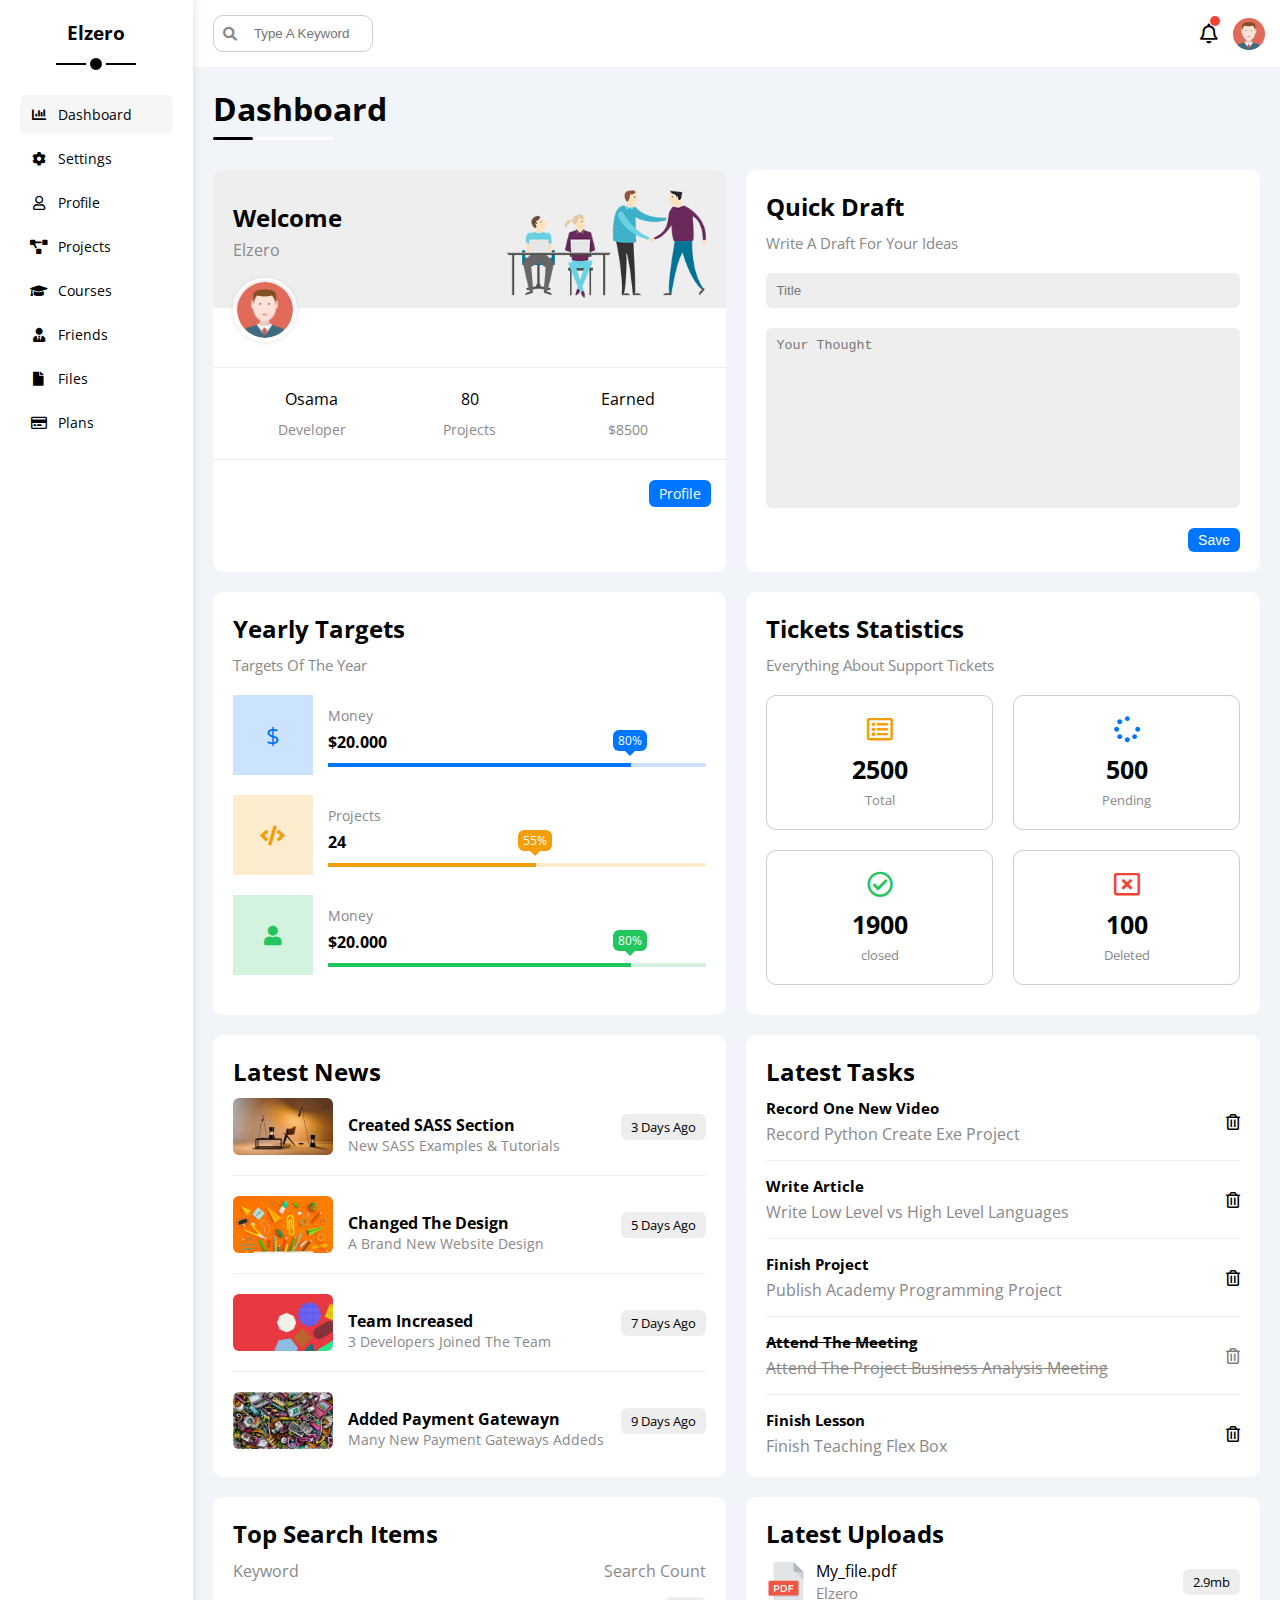
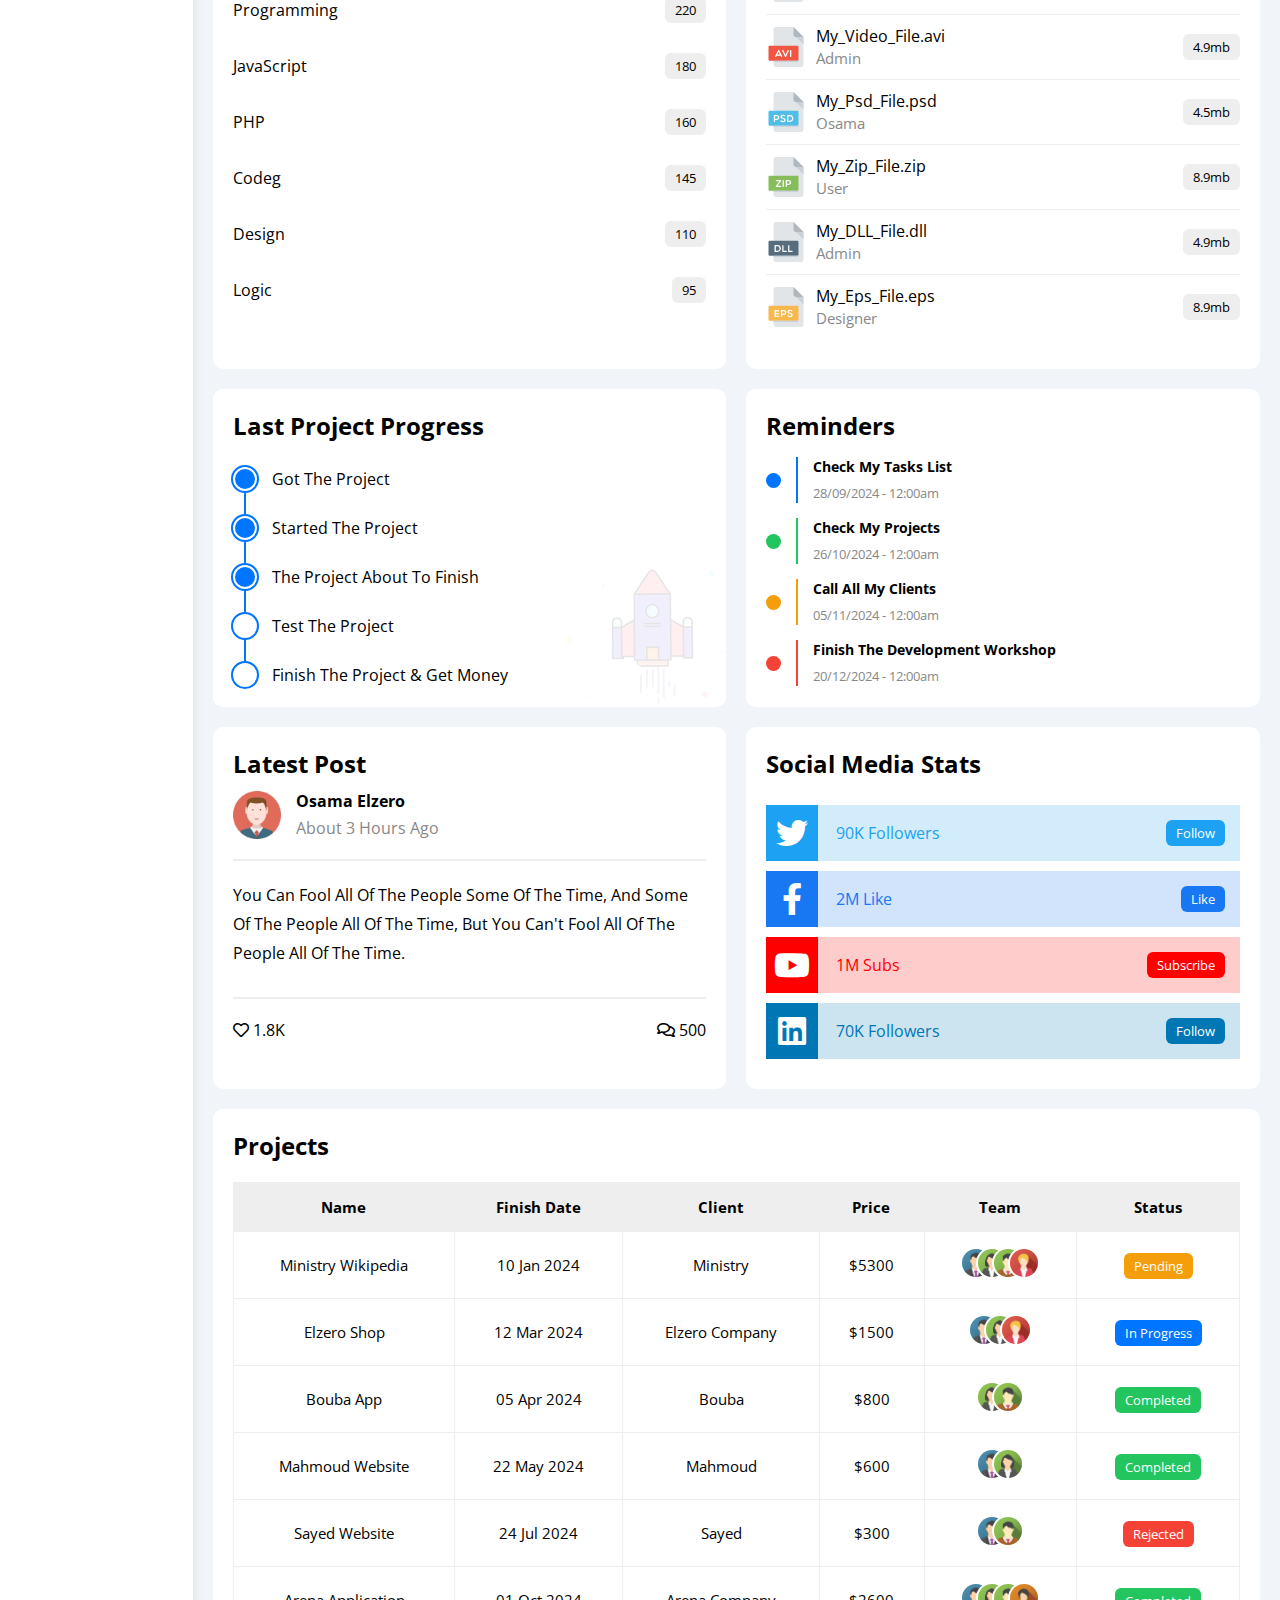
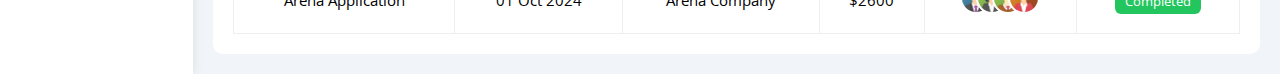
<file: index.html>
<!DOCTYPE html>
<html lang="en">

<head>
    <meta charset="UTF-8" />
    <meta name="viewport" content="width=device-width, initial-scale=1.0" />
    <title>Dashboard | Elzero</title>
    <link rel="stylesheet" href="css/all.min.css" />
    <link rel="stylesheet" href="css/framework.css" />
    <link rel="stylesheet" href="css/master.css" />
    <link rel="preconnect" href="https://fonts.googleapis.com" />
    <link rel="preconnect" href="https://fonts.gstatic.com" crossorigin />
    <link href="https://fonts.googleapis.com/css2?family=Open+Sans:wght@300;500&#038;display=swap" rel="stylesheet" />
</head>

<body>
    <div class="page d-flex">
        <div class="sidebar bg-white p-20 p-relative">
            <h3 class="p-relative txt-c mt-0">Elzero</h3>
            <ul>
                <li>
                    <a class="active P-relative d-flex align-center fs-14 c-black rad-6 p-10" href="index.html">
                        <i class="fa-solid fa-chart-bar fa-fw"></i>
                        <span>Dashboard</span>
                    </a>
                </li>
                <li>
                    <a class="d-flex align-center fs-14 c-black rad-6 p-10" href="settings.html">
                        <i class="fa-solid fa-gear fa-fw"></i>
                        <span>Settings</span>
                    </a>
                </li>
                <li>
                    <a class="d-flex align-center fs-14 c-black rad-6 p-10" href="profile.html">
                        <i class="fa-regular fa-user fa-fw"></i>
                        <span>Profile</span>
                    </a>
                </li>
                <li>
                    <a class="d-flex align-center fs-14 c-black rad-6 p-10" href="projects.html">
                        <i class="fa-solid fa-diagram-project fa-fw"></i>
                        <span>Projects</span>
                    </a>
                </li>
                <li>
                    <a class="d-flex align-center fs-14 c-black rad-6 p-10" href="courses.html">
                        <i class="fa-solid fa-graduation-cap fa-fw"></i>
                        <span>Courses</span>
                    </a>
                </li>
                <li>
                    <a class="d-flex align-center fs-14 c-black rad-6 p-10" href="friends.html">
                        <i class="fa-solid fa-user-tie fa-fw"></i>
                        <span>Friends</span>
                    </a>
                </li>
                <li>
                    <a class="d-flex align-center fs-14 c-black rad-6 p-10" href="files.html">
                        <i class="fa-solid fa-file fa-fw"></i>
                        <span>Files</span>
                    </a>
                </li>
                <li>
                    <a class="d-flex align-center fs-14 c-black rad-6 p-10" href="plans.html">
                        <i class="fa-regular fa-credit-card fa-fw"></i>
                        <span>Plans</span>
                    </a>
                </li>
            </ul>
        </div>
        <div class="content w-full">
            <!-- Start Head -->
            <div class="head p-15 bg-white between-flex">
                <div class="search p-relative">
                    <input class="p-10" type="search" placeholder="Type A Keyword" />
                </div>
                <div class="icons d-flex align-center">
                    <span class="notification p-relative"></span>
                    <i class="fa-regular fa-bell fa-lg"></i>
                    <img src="imgs/avatar.png" alt="avatar" />
                </div>
            </div>
            <!-- End Head -->
            <h1 class="p-relative">Dashboard</h1>
            <div class="wrapper d-grid gap-20">
                <!-- Start Welcome Widget -->
                <div class="welcome bg-white rad-10 txt-c-mobile block-mobile">
                    <div class="intro p-20 d-flex between-flex bg-eee">
                        <div>
                            <h2 class="m-0">Welcome</h2>
                            <p class="c-grey mt-5">Elzero</p>
                        </div>
                        <img src="imgs/welcome.png" alt="welcome" class="hide-mobile">
                    </div>
                    <img src="imgs/avatar.png" alt="avatar" class="avatar">
                    <div class="body txt-c d-flex p-20 mb-20 block-mobile mt-20">
                        <div>Osama <span class="d-block c-grey  fs-14 mt-10">Developer</span></div>
                        <div>80 <span class="d-block c-grey fs-14 mt-10">Projects</span></div>
                        <div>Earned <span class="d-block c-grey fs-14 mt-10">$8500</span></div>
                    </div>
                    <a href="profile.html" class="visit fs-14 d-block bg-blue c-white w-fit btn-shape">Profile</a>
                </div>
                <!-- End Welcome Widget -->
                <!-- Start Quick Draft Widget -->
                <div class="quick-draft p-20 bg-white rad-10">
                    <h2 class="mt-0 mb-10">Quick Draft</h2>
                    <p class="mt-0 mb-20 c-grey fs-15">Write A Draft For Your Ideas</p>
                    <form>
                        <input class="d-block mb-20 w-full p-10 b-none bg-eee rad-6" type="text" placeholder="Title" />
                        <textarea class="d-block mb-20 w-full p-10 b-none bg-eee rad-6"
                            placeholder="Your Thought"></textarea>
                        <input class="save d-block fs-14 bg-blue c-white b-none w-fit btn-shape" type="submit"
                            value="Save" />
                    </form>
                </div>
                <!-- End Quick Draft Widget -->
                <!--Start Yearly Targets Widget  -->
                <div class="targets bg-white p-20 rad-10">
                    <h2 class="mt-0 mb-10">Yearly Targets</h2>
                    <p class="c-grey fs-15 mt-0 mb-20">Targets Of The Year</p>
                    <div class="target-row mb-20 blue center-flex">
                        <div class="icon center-flex">
                            <i class="fa-duotone fa-dollar-sign fa-xl c-blue"></i>
                        </div>
                        <div class="details">
                            <span class="fs-14 c-grey">Money</span>
                            <span class="d-block mt-5 mb-10 fw-bold">$20.000</span>
                            <div class="progress p-relative">
                                <span class="bg-blue blue" style="width: 80%">
                                    <span class="bg-blue">80%</span>
                                </span>
                            </div>
                        </div>
                    </div>
                    <div class="target-row mb-20 orange center-flex">
                        <div class="icon center-flex">
                            <i class="fa-solid fa-code fa-lg c-orange"></i>
                        </div>
                        <div class="details">
                            <span class="fs-14 c-grey">Projects</span>
                            <span class="d-block mt-5 mb-10 fw-bold">24</span>
                            <div class="progress p-relative">
                                <span class="bg-orange orange" style="width: 55%">
                                    <span class="bg-orange">55%</span>
                                </span>
                            </div>
                        </div>
                    </div>
                    <div class="target-row mb-20 green center-flex">
                        <div class="icon center-flex">
                            <i class="fa-solid fa-user fa-lg c-green"></i>
                        </div>
                        <div class="details">
                            <span class="fs-14 c-grey">Money</span>
                            <span class="d-block mt-5 mb-10 fw-bold">$20.000</span>
                            <div class="progress p-relative">
                                <span class="bg-green green" style="width: 80%">
                                    <span class="bg-green">80%</span>
                                </span>
                            </div>
                        </div>
                    </div>
                </div>
                <!--End Yearly Targets Widget  -->
                <!-- Start Ticket Widget -->
                <div class="tickets p-20 bg-white rad-10">
                    <h2 class="mt-0 mb-10">Tickets Statistics</h2>
                    <p class="mt-0 mb-20 c-grey fs-15">Everything About Support Tickets</p>
                    <div class="d-flex txt-c gap-20 f-wrap">
                        <div class="box p-20 rad-10 fs-13 c-grey">
                            <i class="fa-regular fa-rectangle-list fa-2x mb-10 c-orange"></i>
                            <span class="d-block c-black fw-bold fs-25 mb-5">2500</span>
                            Total
                        </div>
                        <div class="box p-20 rad-10 fs-13 c-grey">
                            <i class="fa-solid fa-spinner fa-2x mb-10 c-blue"></i>
                            <span class="d-block c-black fw-bold fs-25 mb-5">500</span>
                            Pending
                        </div>
                        <div class="box p-20 rad-10 fs-13 c-grey">
                            <i class="fa-regular fa-circle-check fa-2x mb-10 c-green"></i>
                            <span class="d-block c-black fw-bold fs-25 mb-5">1900</span>
                            closed
                        </div>
                        <div class="box p-20 rad-10 fs-13 c-grey">
                            <i class="fa-regular fa-rectangle-xmark fa-2x mb-10 c-red"></i>
                            <span class="d-block c-black fw-bold fs-25 mb-5">100</span>
                            Deleted
                        </div>
                    </div>
                </div>
                <!-- End Ticket Widget -->
                <!-- Start Latest News -->
                <div class="latest-news bg-white rad-10 p-20 text-c-mobile">
                    <h2 class="mt-0 mb-10">Latest News</h2>
                    <div class="news-row d-flex align-center">
                        <img src="imgs/news-01.png" alt="news-1">
                        <div class="info">
                            <h3 class="">Created SASS Section</h3>
                            <p class="c-grey fs-14 m-0">New SASS Examples & Tutorials</p>
                        </div>
                        <div class="btn-shape bg-eee fs-13 w-fit">3 Days Ago</div>
                    </div>
                    <div class="news-row d-flex align-center">
                        <img src="imgs/news-02.png" alt="news-2">
                        <div class="info">
                            <h3 class="">Changed The Design</h3>
                            <p class="c-grey fs-14 m-0">A Brand New Website Design</p>
                        </div>
                        <div class="btn-shape bg-eee fs-13 w-fit">5 Days Ago</div>
                    </div>
                    <div class="news-row d-flex align-center">
                        <img src="imgs/news-03.png" alt="news-3">
                        <div class="info">
                            <h3 class="">Team Increased</h3>
                            <p class="c-grey fs-14 m-0">3 Developers Joined The Team</p>
                        </div>
                        <div class="btn-shape bg-eee fs-13 w-fit">7 Days Ago</div>
                    </div>
                    <div class="news-row d-flex align-center">
                        <img src="imgs/news-04.png" alt="news-4">
                        <div class="info">
                            <h3 class="">Added Payment Gatewayn</h3>
                            <p class="c-grey fs-14 m-0">Many New Payment Gateways Addeds</p>
                        </div>
                        <div class="btn-shape bg-eee fs-13 w-fit">9 Days Ago</div>
                    </div>
                </div>
                <!-- End Latest News -->
                <!-- Start Leatest Tasks -->
                <div class="tasks bg-white rad-10 p-20">
                    <h2 class="mt-0 mb-10">Latest Tasks</h2>
                    <div class="tasks-row between-flex">
                        <div class="info">
                            <h3 class="fs-15 mt-0 mb-5">Record One New Video</h3>
                            <p class="c-grey m-0">Record Python Create Exe Project</p>
                        </div>
                        <i class="fa-regular fa-trash-can delete"></i>
                    </div>
                    <div class="tasks-row between-flex">
                        <div class="info">
                            <h3 class="fs-15 mt-0 mb-5">Write Article</h3>
                            <p class="c-grey m-0">Write Low Level vs High Level Languages</p>
                        </div>
                        <i class="fa-regular fa-trash-can delete"></i>
                    </div>
                    <div class="tasks-row between-flex">
                        <div class="info">
                            <h3 class="fs-15 mt-0 mb-5">Finish Project</h3>
                            <p class="c-grey m-0">Publish Academy Programming Project</p>
                        </div>
                        <i class="fa-regular fa-trash-can delete"></i>
                    </div>
                    <div class="tasks-row between-flex done">
                        <div class="info">
                            <h3 class="fs-15 mt-0 mb-5 ">Attend The Meeting</h3>
                            <p class="c-grey m-0">Attend The Project Business Analysis Meeting</p>
                        </div>
                        <i class="fa-regular fa-trash-can delete"></i>
                    </div>
                    <div class="tasks-row between-flex">
                        <div class="info">
                            <h3 class="fs-15 mt-0 mb-5">Finish Lesson</h3>
                            <p class="c-grey m-0">Finish Teaching Flex Box</p>
                        </div>
                        <i class="fa-regular fa-trash-can delete"></i>
                    </div>
                </div>
                <!-- End Leatest Tasks -->
                <!-- Start Top Search -->
                <div class="search-items bg-white rad-10 p-20">
                    <h2 class="mt-0 mb-10">Top Search Items</h2>
                    <div class="items-head between-flex c-grey">
                        <div>Keyword</div>
                        <div>Search Count</div>
                    </div>
                    <div class="items between-flex pt-15 pb-15">
                        <span>Programming</span>
                        <span class="bg-eee btn-shape fs-13">220</span>
                    </div>
                    <div class="items between-flex pt-15 pb-15">
                        <span>JavaScript</span>
                        <span class="bg-eee btn-shape fs-13">180</span>
                    </div>
                    <div class="items between-flex pt-15 pb-15">
                        <span>PHP</span>
                        <span class="bg-eee btn-shape fs-13">160</span>
                    </div>
                    <div class="items between-flex pt-15 pb-15">
                        <span>Codeg</span>
                        <span class="bg-eee btn-shape fs-13">145</span>
                    </div>
                    <div class="items between-flex pt-15 pb-15">
                        <span>Design</span>
                        <span class="bg-eee btn-shape fs-13">110</span>
                    </div>
                    <div class="items between-flex pt-15 pb-15">
                        <span>Logic</span>
                        <span class="bg-eee btn-shape fs-13">95</span>
                    </div>
                </div>
                <!-- End Top Search -->
                <!-- Start Latest Uploads -->
                <div class="latest-uploads bg-white rad-10 p-20">
                    <h2 class="mt-0 mb-10">Latest Uploads</h2>
                    <ul class="m-0">
                        <li class="between-flex pb-10 mb-10">
                            <div class="d-flex align-center">
                                <img src="imgs/pdf.svg" class="mr-10" alt="pdf">
                                <div>
                                    <span class="d-block">My_file.pdf</span>
                                    <span class="c-grey fs-15">Elzero</span>
                                </div>
                            </div>
                            <div class="btn-shape bg-eee fs-13">2.9mb</div>
                        </li>
                        <li class="between-flex pb-10 mb-10">
                            <div class="d-flex align-center">
                                <img src="imgs/avi.svg" class="mr-10" alt="avi">
                                <div>
                                    <span class="d-block">My_Video_File.avi</span>
                                    <span class="c-grey fs-15">Admin</span>
                                </div>
                            </div>
                            <div class="btn-shape bg-eee fs-13">4.9mb</div>
                        </li>
                        <li class="between-flex pb-10 mb-10">
                            <div class="d-flex align-center">
                                <img src="imgs/psd.svg" class="mr-10" alt="psd">
                                <div>
                                    <span class="d-block">My_Psd_File.psd</span>
                                    <span class="c-grey fs-15">Osama</span>
                                </div>
                            </div>
                            <div class="btn-shape bg-eee fs-13">4.5mb</div>
                        </li>
                        <li class="between-flex pb-10 mb-10">
                            <div class="d-flex align-center">
                                <img src="imgs/zip.svg" class="mr-10" alt="zip">
                                <div>
                                    <span class="d-block">My_Zip_File.zip</span>
                                    <span class="c-grey fs-15">User</span>
                                </div>
                            </div>
                            <div class="btn-shape bg-eee fs-13">8.9mb</div>
                        </li>
                        <li class="between-flex pb-10 mb-10">
                            <div class="d-flex align-center">
                                <img src="imgs/dll.svg" class="mr-10" alt="dll">
                                <div>
                                    <span class="d-block">My_DLL_File.dll</span>
                                    <span class="c-grey fs-15">Admin</span>
                                </div>
                            </div>
                            <div class="btn-shape bg-eee fs-13">4.9mb</div>
                        </li>
                        <li class="between-flex pb-10 mb-10">
                            <div class="d-flex align-center">
                                <img src="imgs/eps.svg" class="mr-10" alt="eps">
                                <div>
                                    <span class="d-block">My_Eps_File.eps</span>
                                    <span class="c-grey fs-15">Designer</span>
                                </div>
                            </div>
                            <div class="btn-shape bg-eee fs-13">8.9mb</div>
                        </li>
                    </ul>
                </div>
                <!-- End Latest Uploads -->
                <!-- Start Last Project -->
                <div class="last-project bg-white rad-10 p-20 p-relative">
                    <h2 class="mt-0 mb-10">Last Project Progress</h2>
                    <ul class="p-relative m-0">
                        <li class="mt-25 d-flex align-center done">Got The Project</li>
                        <li class="mt-25 d-flex align-center done">Started The Project</li>
                        <li class="mt-25 d-flex align-center done">The Project About To Finish</li>
                        <li class="mt-25 d-flex align-center current">Test The Project</li>
                        <li class="mt-25 d-flex align-center">Finish The Project & Get Money</li>
                    </ul>
                    <img class="launch-icon hide-mobile" src="imgs/project.png" alt="project">
                </div>
                <!-- End Last Project -->
                <!-- Start Reminders -->
                <div class="reminders bg-white rad-10 p-20">
                    <h2 class="mt-0 mb-10">Reminders</h2>
                    <ul class="m-0">
                        <li class="d-flex align-center mt-15">
                            <span class="key bg-blue mr-15 d-block rad-half"></span>
                            <div class="pl-15 blue">
                                <p class="fs-14 fw-bold mt-0 mb-5">Check My Tasks List</p>
                                <span class="c-grey fs-13">28/09/2024 - 12:00am</span>
                            </div>
                        </li>
                        <li class="d-flex align-center mt-15">
                            <span class="key bg-green mr-15 d-block rad-half"></span>
                            <div class="pl-15 green">
                                <p class="fs-14 fw-bold mt-0 mb-5">Check My Projects</p>
                                <span class="c-grey fs-13">26/10/2024 - 12:00am</span>
                            </div>
                        </li>
                        <li class="d-flex align-center mt-15">
                            <span class="key bg-orange mr-15 d-block rad-half"></span>
                            <div class="pl-15 orange">
                                <p class="fs-14 fw-bold mt-0 mb-5">Call All My Clients</p>
                                <span class="c-grey fs-13">05/11/2024 - 12:00am</span>
                            </div>
                        </li>
                        <li class="d-flex align-center mt-15">
                            <span class="key bg-red mr-15 d-block rad-half"></span>
                            <div class="pl-15 red">
                                <p class="fs-14 fw-bold mt-0 mb-5">Finish The Development Workshop</p>
                                <span class="c-grey fs-13">20/12/2024 - 12:00am</span>
                            </div>
                        </li>
                    </ul>
                </div>
                <!-- End Reminders -->
                <!-- Start Latest Post -->
                <div class="latest-post bg-white rad-10 p-20">
                    <h2 class="mt-0 mb-10">Latest Post</h2>
                    <div class="top d-flex align-center">
                        <img class="avatar mr-15" src="imgs/avatar.png" alt="">
                        <div class="info">
                            <span class="fw-bold mb-5 d-block">Osama Elzero</span>
                            <span class="c-grey">About 3 Hours Ago</span>
                        </div>
                    </div>
                    <div class="post-content pt-20 pb-20 mt-20 mb-20 txt-c-mobile">
                        You Can Fool All Of The People Some Of The Time,
                        And Some Of The People All Of The Time,
                        But You Can't Fool All Of The People All Of The Time.
                    </div>
                    <div class="post-state between-flex">
                        <div class="love">
                            <i class="fa-regular fa-heart"></i>
                            <span>1.8K</span>
                        </div>
                        <div class="comment">
                            <i class="fa-regular fa-comments"></i>
                            <span>500</span>
                        </div>
                    </div>
                </div>
                <!-- End Latest Post -->
                <!-- Start Social Media Stats -->
                <div class="social-media bg-white rad-10 p-20">
                    <h2 class="mt-0 mb-25">Social Media Stats</h2>
                    <div class="box twitter between-flex p-15 mb-10 p-relative">
                        <i class="fa-brands fa-twitter fa-2x c-white h-full center-flex"></i>
                        <span>90K Followers</span>
                        <a href="#" class="c-white btn-shape fs-13">Follow</a>
                    </div>
                    <div class="box facebook between-flex p-15 mb-10 p-relative">
                        <i class="fa-brands fa-facebook-f fa-2x c-white h-full center-flex"></i>
                        <span>2M Like</span>
                        <a href="#" class="c-white btn-shape fs-13">Like</a>
                    </div>
                    <div class="box youtube between-flex p-15 mb-10 p-relative">
                        <i class="fa-brands fa-youtube fa-2x c-white h-full center-flex"></i>
                        <span>1M Subs</span>
                        <a href="#" class="c-white btn-shape fs-13">Subscribe</a>
                    </div>
                    <div class="box linkedin between-flex p-15 mb-10 p-relative">
                        <i class="fa-brands fa-linkedin fa-2x c-white h-full center-flex"></i>
                        <span>70K Followers</span>
                        <a href="#" class="c-white btn-shape fs-13">Follow</a>
                    </div>
                </div>
                <!-- End Social Media Stats -->
            </div>
            <!-- Start Projects -->
            <div class="projects bg-white rad-10 p-20 m-20">
                <h2 class="mt-0 mb-20">Projects</h2>
                <div class="responsive-table">
                    <table class="fs-15 w-full txt-c">
                        <thead>
                            <tr>
                                <td>Name</td>
                                <td>Finish Date</td>
                                <td>Client</td>
                                <td>Price</td>
                                <td>Team</td>
                                <td>Status</td>
                            </tr>
                        </thead>
                        <tbody>
                            <tr>
                                <td>Ministry Wikipedia</td>
                                <td>10 Jan 2024</td>
                                <td>Ministry</td>
                                <td>$5300</td>
                                <td>
                                    <img decoding="async" src="imgs/team-01.png" alt="" />
                                    <img decoding="async" src="imgs/team-02.png" alt="" />
                                    <img decoding="async" src="imgs/team-03.png" alt="" />
                                    <img decoding="async" src="imgs/team-05.png" alt="" />
                                </td>
                                <td>
                                    <span class="label btn-shape bg-orange c-white">Pending</span>
                                </td>
                            </tr>
                            <tr>
                                <td>Elzero Shop</td>
                                <td>12 Mar 2024</td>
                                <td>Elzero Company</td>
                                <td>$1500</td>
                                <td>
                                    <img decoding="async" src="imgs/team-01.png" alt="" />
                                    <img decoding="async" src="imgs/team-02.png" alt="" />
                                    <img decoding="async" src="imgs/team-05.png" alt="" />
                                </td>
                                <td><span class="label btn-shape bg-blue c-white">In Progress</span></td>
                            </tr>
                            <tr>
                                <td>Bouba App</td>
                                <td>05 Apr 2024</td>
                                <td>Bouba</td>
                                <td>$800</td>
                                <td>
                                    <img decoding="async" src="imgs/team-02.png" alt="" />
                                    <img decoding="async" src="imgs/team-03.png" alt="" />
                                </td>
                                <td><span class="label btn-shape bg-green c-white">Completed</span></td>
                            </tr>
                            <tr>
                                <td>Mahmoud Website</td>
                                <td>22 May 2024</td>
                                <td>Mahmoud</td>
                                <td>$600</td>
                                <td>
                                    <img decoding="async" src="imgs/team-01.png" alt="" />
                                    <img decoding="async" src="imgs/team-02.png" alt="" />
                                </td>
                                <td><span class="label btn-shape bg-green c-white">Completed</span></td>
                            </tr>
                            <tr>
                                <td>Sayed Website</td>
                                <td>24 Jul 2024</td>
                                <td>Sayed</td>
                                <td>$300</td>
                                <td>
                                    <img decoding="async" src="imgs/team-01.png" alt="" />
                                    <img decoding="async" src="imgs/team-03.png" alt="" />
                                </td>
                                <td><span class="label btn-shape bg-red c-white">Rejected</span></td>
                            </tr>
                            <tr>
                                <td>Arena Application</td>
                                <td>01 Oct 2024</td>
                                <td>Arena Company</td>
                                <td>$2600</td>
                                <td>
                                    <img decoding="async" src="imgs/team-01.png" alt="" />
                                    <img decoding="async" src="imgs/team-02.png" alt="" />
                                    <img decoding="async" src="imgs/team-03.png" alt="" />
                                    <img decoding="async" src="imgs/team-04.png" alt="" />
                                </td>
                                <td><span class="label btn-shape bg-green c-white">Completed</span></td>
                            </tr>
                        </tbody>
                    </table>
                </div>
            </div>
            <!-- End Projects -->
        </div>
</body>

</html>
</file>
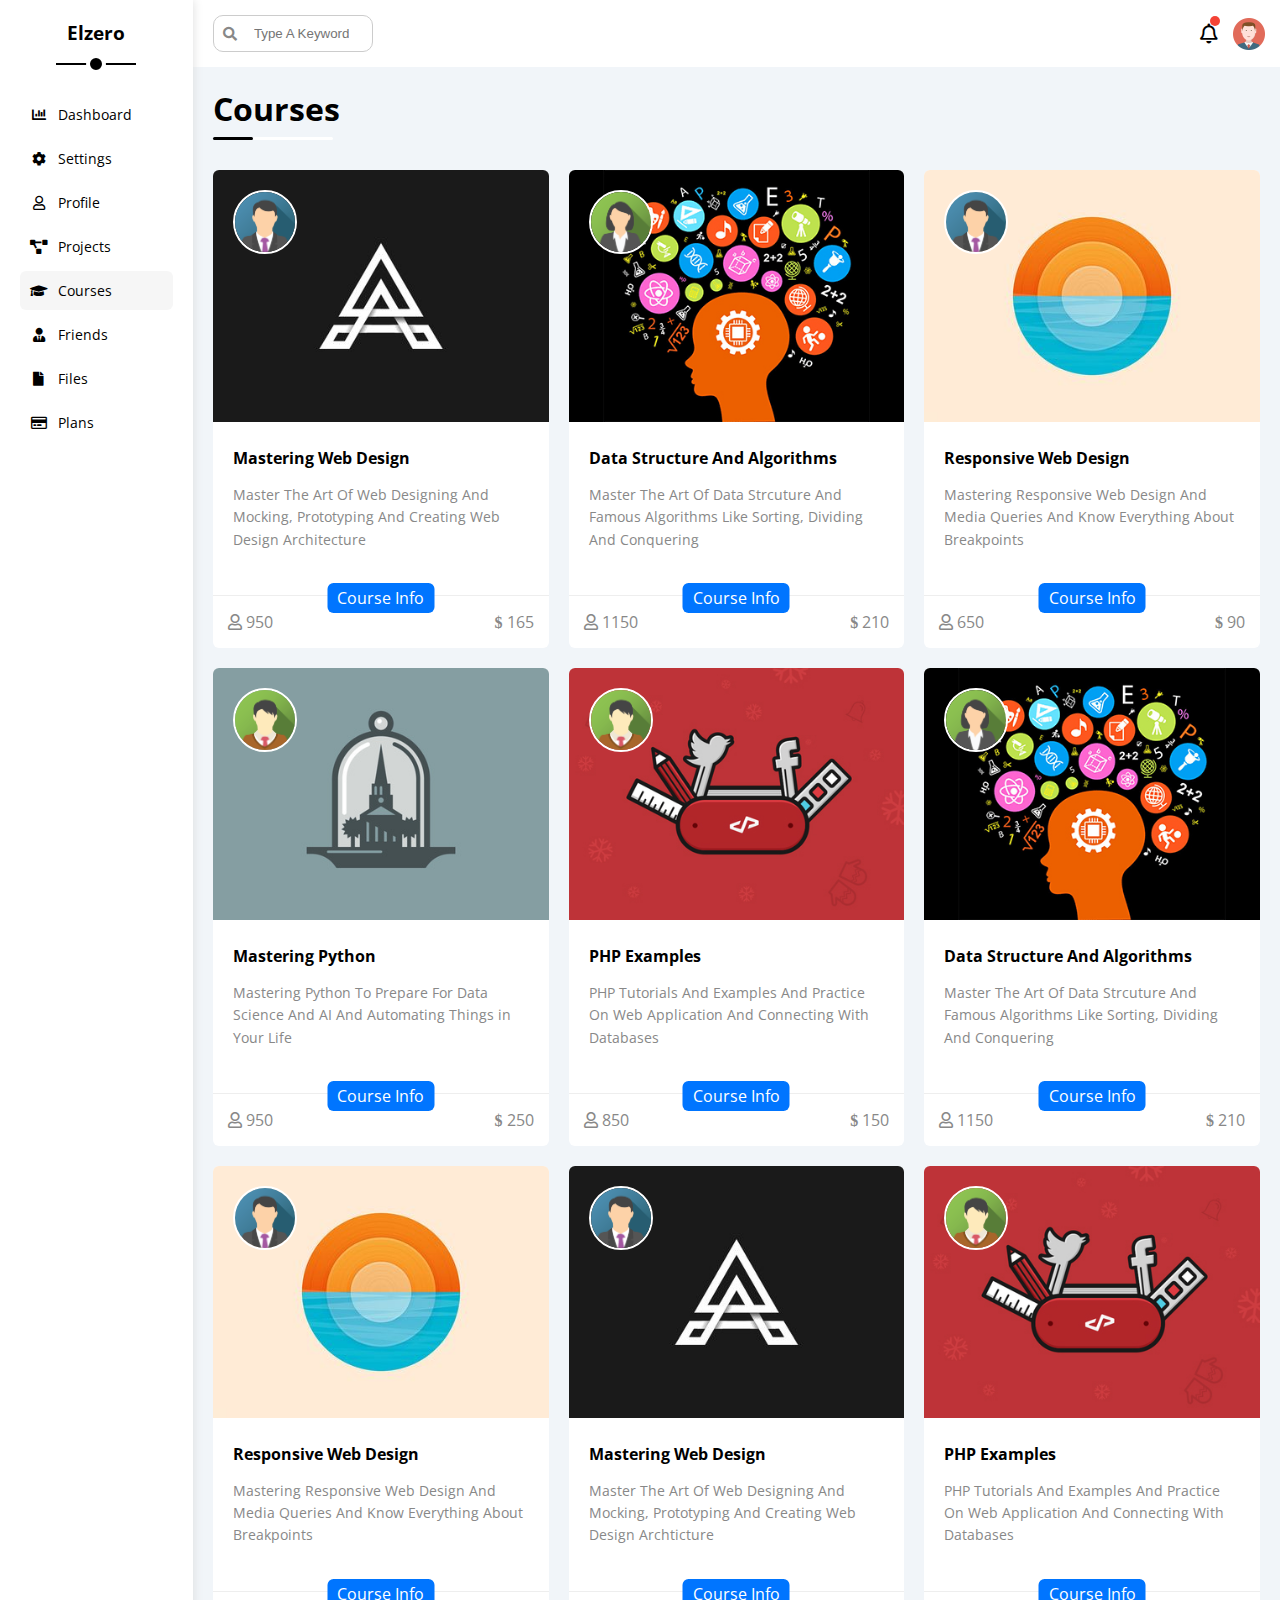
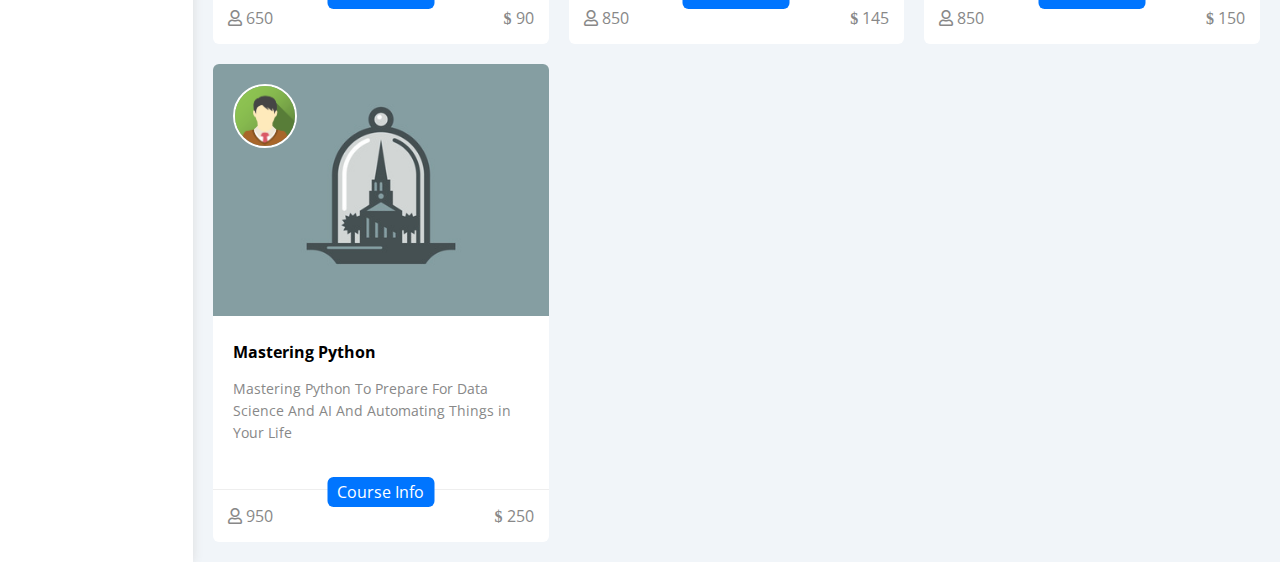
<file: courses.html>
<!DOCTYPE html>
<html lang="en">

<head>
    <meta charset="UTF-8" />
    <meta name="viewport" content="width=device-width, initial-scale=1.0" />
    <title>Courses | Elzero</title>
    <link rel="stylesheet" href="css/all.min.css" />
    <link rel="stylesheet" href="css/framework.css" />
    <link rel="stylesheet" href="css/master.css" />
    <link rel="preconnect" href="https://fonts.googleapis.com" />
    <link rel="preconnect" href="https://fonts.gstatic.com" crossorigin />
    <link href="https://fonts.googleapis.com/css2?family=Open+Sans:wght@300;500&#038;display=swap" rel="stylesheet" />
</head>

<body>
    <div class="page d-flex">
        <div class="sidebar bg-white p-20 p-relative">
            <h3 class="p-relative txt-c mt-0">Elzero</h3>
            <ul>
                <li>
                    <a class="P-relative d-flex align-center fs-14 c-black rad-6 p-10" href="index.html">
                        <i class="fa-solid fa-chart-bar fa-fw"></i>
                        <span>Dashboard</span>
                    </a>
                </li>
                <li>
                    <a class="d-flex align-center fs-14 c-black rad-6 p-10" href="settings.html">
                        <i class="fa-solid fa-gear fa-fw"></i>
                        <span>Settings</span>
                    </a>
                </li>
                <li>
                    <a class="d-flex align-center fs-14 c-black rad-6 p-10" href="profile.html">
                        <i class="fa-regular fa-user fa-fw"></i>
                        <span>Profile</span>
                    </a>
                </li>
                <li>
                    <a class="d-flex align-center fs-14 c-black rad-6 p-10" href="projects.html">
                        <i class="fa-solid fa-diagram-project fa-fw"></i>
                        <span>Projects</span>
                    </a>
                </li>
                <li>
                    <a class="active d-flex align-center fs-14 c-black rad-6 p-10" href="courses.html">
                        <i class="fa-solid fa-graduation-cap fa-fw"></i>
                        <span>Courses</span>
                    </a>
                </li>
                <li>
                    <a class="d-flex align-center fs-14 c-black rad-6 p-10" href="friends.html">
                        <i class="fa-solid fa-user-tie fa-fw"></i>
                        <span>Friends</span>
                    </a>
                </li>
                <li>
                    <a class="d-flex align-center fs-14 c-black rad-6 p-10" href="files.html">
                        <i class="fa-solid fa-file fa-fw"></i>
                        <span>Files</span>
                    </a>
                </li>
                <li>
                    <a class="d-flex align-center fs-14 c-black rad-6 p-10" href="plans.html">
                        <i class="fa-regular fa-credit-card fa-fw"></i>
                        <span>Plans</span>
                    </a>
                </li>
            </ul>
        </div>
        <div class="content w-full">
            <!-- Start Head -->
            <div class="head p-15 bg-white between-flex">
                <div class="search p-relative">
                    <input class="p-10" type="search" placeholder="Type A Keyword" />
                </div>
                <div class="icons d-flex align-center">
                    <span class="notification p-relative"></span>
                    <i class="fa-regular fa-bell fa-lg"></i>
                    <img src="imgs/avatar.png" alt="avatar" />
                </div>
            </div>
            <!-- End Head -->
            <h1 class="p-relative">Courses</h1>
            <!-- Start Courses -->
            <div class="courses-page d-grid gap-20 m-20">

                <div class="course bg-white rad-6 p-relative">
                    <img decoding="async" class="cover" src="imgs/course-01.jpg" alt="" />
                    <img decoding="async" class="instructor" src="imgs/team-01.png" alt="" />
                    <div class="p-20">
                        <h4 class="m-0">Mastering Web Design</h4>
                        <p class="description c-grey mt-15 fs-14">
                            Master The Art Of Web Designing And Mocking, Prototyping And Creating Web Design
                            Architecture
                        </p>
                    </div>
                    <div class="info p-15 p-relative between-flex">
                        <span class="title bg-blue c-white btn-shape">Course Info</span>
                        <span class="c-grey">
                            <i class="fa-regular fa-user"></i>
                            950
                        </span>
                        <span class="c-grey">
                            <i class="fa-solid fa-dollar-sign"></i>
                            165
                        </span>
                    </div>
                </div>
                <div class="course bg-white rad-6 p-relative">
                    <img decoding="async" class="cover" src="imgs/course-02.jpg" alt="" />
                    <img decoding="async" class="instructor" src="imgs/team-02.png" alt="" />
                    <div class="p-20">
                        <h4 class="m-0">Data Structure And Algorithms</h4>
                        <p class="description c-grey mt-15 fs-14">
                            Master The Art Of Data Strcuture And Famous Algorithms Like Sorting, Dividing And Conquering
                        </p>
                    </div>
                    <div class="info p-15 p-relative between-flex">
                        <span class="title bg-blue c-white btn-shape">Course Info</span>
                        <span class="c-grey"> <i class="fa-regular fa-user"></i> 1150</span>
                        <span class="c-grey"><i class="fa-solid fa-dollar-sign"></i> 210</span>
                    </div>
                </div>
                <div class="course bg-white rad-6 p-relative">
                    <img decoding="async" class="cover" src="imgs/course-03.jpg" alt="" />
                    <img decoding="async" class="instructor" src="imgs/team-01.png" alt="" />
                    <div class="p-20">
                        <h4 class="m-0">Responsive Web Design</h4>
                        <p class="description c-grey mt-15 fs-14">
                            Mastering Responsive Web Design And Media Queries And Know Everything About Breakpoints
                        </p>
                    </div>
                    <div class="info p-15 p-relative between-flex">
                        <span class="title bg-blue c-white btn-shape">Course Info</span>
                        <span class="c-grey"> <i class="fa-regular fa-user"></i> 650</span>
                        <span class="c-grey"><i class="fa-solid fa-dollar-sign"></i> 90</span>
                    </div>
                </div>
                <div class="course bg-white rad-6 p-relative">
                    <img decoding="async" class="cover" src="imgs/course-04.jpg" alt="" />
                    <img decoding="async" class="instructor" src="imgs/team-03.png" alt="" />
                    <div class="p-20">
                        <h4 class="m-0">Mastering Python</h4>
                        <p class="description c-grey mt-15 fs-14">
                            Mastering Python To Prepare For Data Science And AI And Automating Things in Your Life
                        </p>
                    </div>
                    <div class="info p-15 p-relative between-flex">
                        <span class="title bg-blue c-white btn-shape">Course Info</span>
                        <span class="c-grey"> <i class="fa-regular fa-user"></i> 950</span>
                        <span class="c-grey"><i class="fa-solid fa-dollar-sign"></i> 250</span>
                    </div>
                </div>
                <div class="course bg-white rad-6 p-relative">
                    <img decoding="async" class="cover" src="imgs/course-05.jpg" alt="" />
                    <img decoding="async" class="instructor" src="imgs/team-03.png" alt="" />
                    <div class="p-20">
                        <h4 class="m-0">PHP Examples</h4>
                        <p class="description c-grey mt-15 fs-14">
                            PHP Tutorials And Examples And Practice On Web Application And Connecting With Databases
                        </p>
                    </div>
                    <div class="info p-15 p-relative between-flex">
                        <span class="title bg-blue c-white btn-shape">Course Info</span>
                        <span class="c-grey"> <i class="fa-regular fa-user"></i> 850</span>
                        <span class="c-grey"><i class="fa-solid fa-dollar-sign"></i> 150</span>
                    </div>
                </div>
                <div class="course bg-white rad-6 p-relative">
                    <img decoding="async" class="cover" src="imgs/course-02.jpg" alt="" />
                    <img decoding="async" class="instructor" src="imgs/team-02.png" alt="" />
                    <div class="p-20">
                        <h4 class="m-0">Data Structure And Algorithms</h4>
                        <p class="description c-grey mt-15 fs-14">
                            Master The Art Of Data Strcuture And Famous Algorithms Like Sorting, Dividing And Conquering
                        </p>
                    </div>
                    <div class="info p-15 p-relative between-flex">
                        <span class="title bg-blue c-white btn-shape">Course Info</span>
                        <span class="c-grey"> <i class="fa-regular fa-user"></i> 1150</span>
                        <span class="c-grey"><i class="fa-solid fa-dollar-sign"></i> 210</span>
                    </div>
                </div>
                <div class="course bg-white rad-6 p-relative">
                    <img decoding="async" class="cover" src="imgs/course-03.jpg" alt="" />
                    <img decoding="async" class="instructor" src="imgs/team-01.png" alt="" />
                    <div class="p-20">
                        <h4 class="m-0">Responsive Web Design</h4>
                        <p class="description c-grey mt-15 fs-14">
                            Mastering Responsive Web Design And Media Queries And Know Everything About Breakpoints
                        </p>
                    </div>
                    <div class="info p-15 p-relative between-flex">
                        <span class="title bg-blue c-white btn-shape">Course Info</span>
                        <span class="c-grey"> <i class="fa-regular fa-user"></i> 650</span>
                        <span class="c-grey"><i class="fa-solid fa-dollar-sign"></i> 90</span>
                    </div>
                </div>
                <div class="course bg-white rad-6 p-relative">
                    <img decoding="async" class="cover" src="imgs/course-01.jpg" alt="" />
                    <img decoding="async" class="instructor" src="imgs/team-01.png" alt="" />
                    <div class="p-20">
                        <h4 class="m-0">Mastering Web Design</h4>
                        <p class="description c-grey mt-15 fs-14">
                            Master The Art Of Web Designing And Mocking, Prototyping And Creating Web Design Archticture
                        </p>
                    </div>
                    <div class="info p-15 p-relative between-flex">
                        <span class="title bg-blue c-white btn-shape">Course Info</span>
                        <span class="c-grey"> <i class="fa-regular fa-user"></i> 850</span>
                        <span class="c-grey"><i class="fa-solid fa-dollar-sign"></i> 145</span>
                    </div>
                </div>
                <div class="course bg-white rad-6 p-relative">
                    <img decoding="async" class="cover" src="imgs/course-05.jpg" alt="" />
                    <img decoding="async" class="instructor" src="imgs/team-03.png" alt="" />
                    <div class="p-20">
                        <h4 class="m-0">PHP Examples</h4>
                        <p class="description c-grey mt-15 fs-14">
                            PHP Tutorials And Examples And Practice On Web Application And Connecting With Databases
                        </p>
                    </div>
                    <div class="info p-15 p-relative between-flex">
                        <span class="title bg-blue c-white btn-shape">Course Info</span>
                        <span class="c-grey"> <i class="fa-regular fa-user"></i> 850</span>
                        <span class="c-grey"><i class="fa-solid fa-dollar-sign"></i> 150</span>
                    </div>
                </div>
                <div class="course bg-white rad-6 p-relative">
                    <img decoding="async" class="cover" src="imgs/course-04.jpg" alt="" />
                    <img decoding="async" class="instructor" src="imgs/team-03.png" alt="" />
                    <div class="p-20">
                        <h4 class="m-0">Mastering Python</h4>
                        <p class="description c-grey mt-15 fs-14">
                            Mastering Python To Prepare For Data Science And AI And Automating Things in Your Life
                        </p>
                    </div>
                    <div class="info p-15 p-relative between-flex">
                        <span class="title bg-blue c-white btn-shape">Course Info</span>
                        <span class="c-grey"> <i class="fa-regular fa-user"></i> 950</span>
                        <span class="c-grey"><i class="fa-solid fa-dollar-sign"></i> 250</span>
                    </div>
                </div
            </div>
            <!-- End Courses -->
        </div>
</body>

</html>
</file>
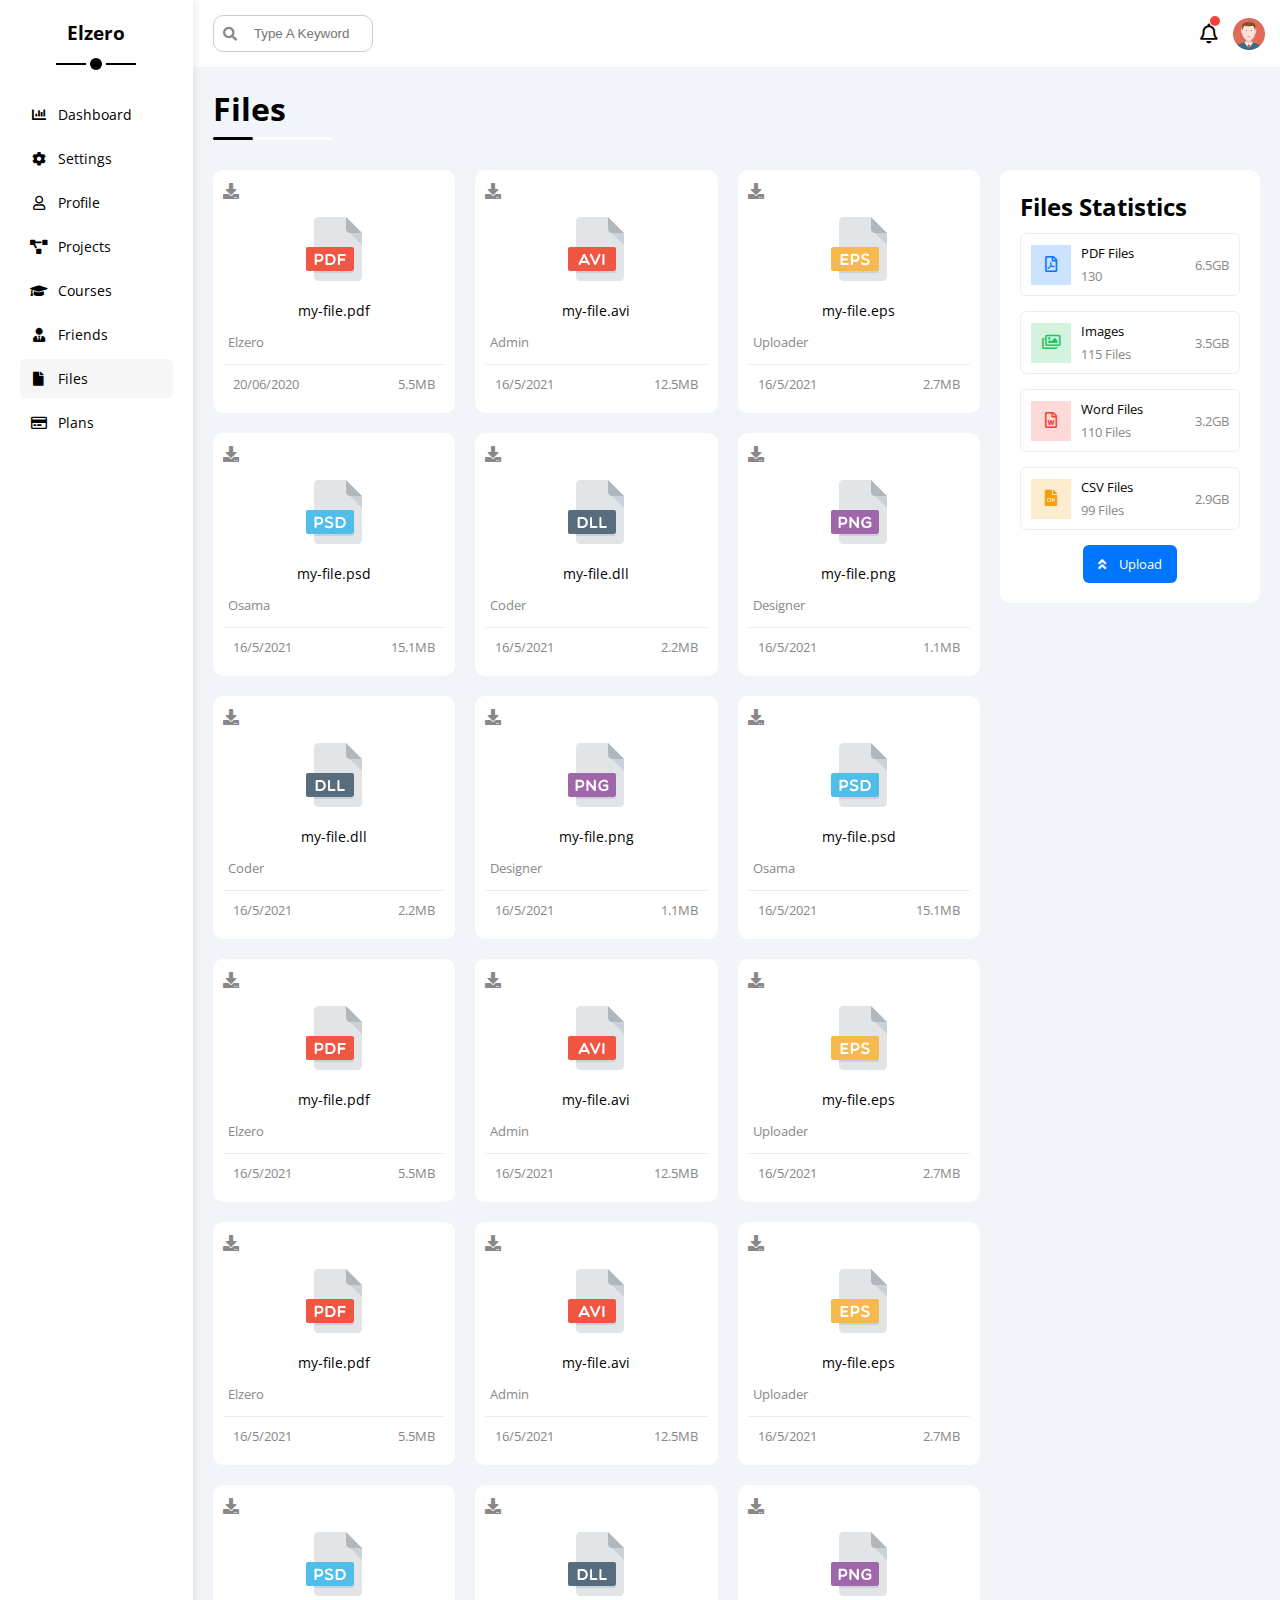
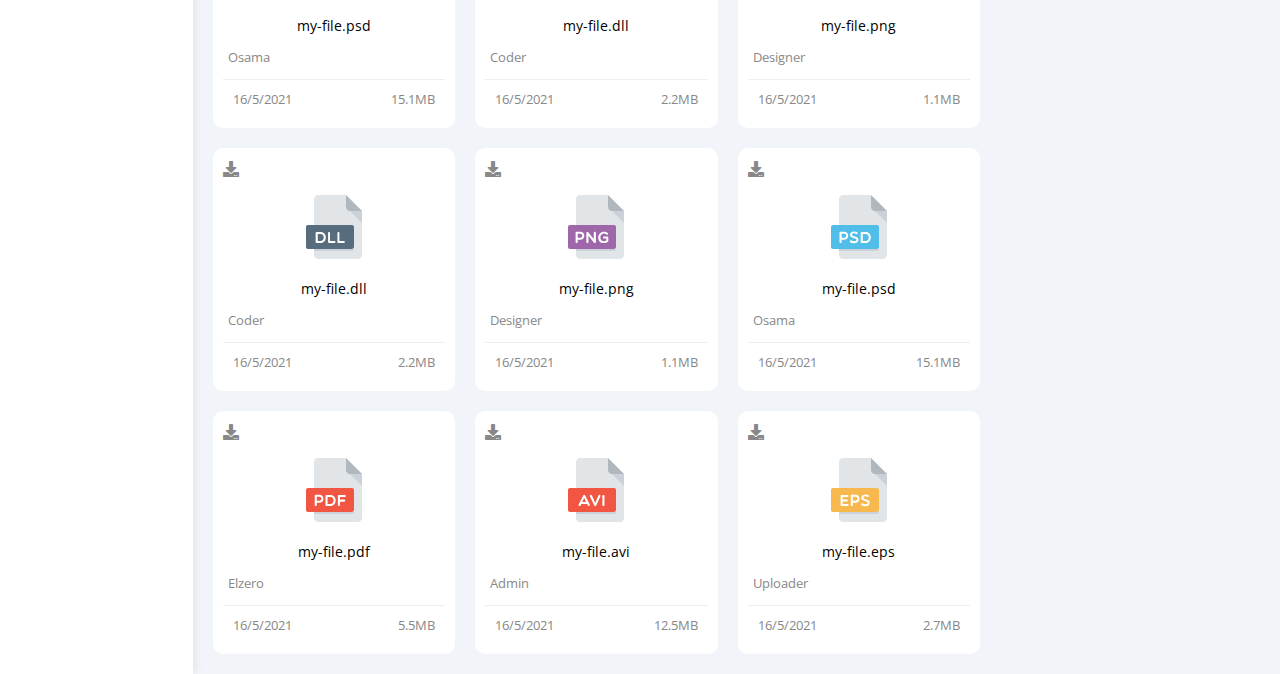
<file: files.html>
<!DOCTYPE html>
<html lang="en">

<head>
    <meta charset="UTF-8" />
    <meta name="viewport" content="width=device-width, initial-scale=1.0" />
    <title>Files | Elzero</title>
    <link rel="stylesheet" href="css/all.min.css" />
    <link rel="stylesheet" href="css/framework.css" />
    <link rel="stylesheet" href="css/master.css" />
    <link rel="preconnect" href="https://fonts.googleapis.com" />
    <link rel="preconnect" href="https://fonts.gstatic.com" crossorigin />
    <link href="https://fonts.googleapis.com/css2?family=Open+Sans:wght@300;500&#038;display=swap" rel="stylesheet" />
</head>

<body>
    <div class="page d-flex">
        <div class="sidebar bg-white p-20 p-relative">
            <h3 class="p-relative txt-c mt-0">Elzero</h3>
            <ul>
                <li>
                    <a class="P-relative d-flex align-center fs-14 c-black rad-6 p-10" href="index.html">
                        <i class="fa-solid fa-chart-bar fa-fw"></i>
                        <span>Dashboard</span>
                    </a>
                </li>
                <li>
                    <a class="d-flex align-center fs-14 c-black rad-6 p-10" href="settings.html">
                        <i class="fa-solid fa-gear fa-fw"></i>
                        <span>Settings</span>
                    </a>
                </li>
                <li>
                    <a class="d-flex align-center fs-14 c-black rad-6 p-10" href="profile.html">
                        <i class="fa-regular fa-user fa-fw"></i>
                        <span>Profile</span>
                    </a>
                </li>
                <li>
                    <a class="d-flex align-center fs-14 c-black rad-6 p-10" href="projects.html">
                        <i class="fa-solid fa-diagram-project fa-fw"></i>
                        <span>Projects</span>
                    </a>
                </li>
                <li>
                    <a class="d-flex align-center fs-14 c-black rad-6 p-10" href="courses.html">
                        <i class="fa-solid fa-graduation-cap fa-fw"></i>
                        <span>Courses</span>
                    </a>
                </li>
                <li>
                    <a class="d-flex align-center fs-14 c-black rad-6 p-10" href="friends.html">
                        <i class="fa-solid fa-user-tie fa-fw"></i>
                        <span>Friends</span>
                    </a>
                </li>
                <li>
                    <a class="active d-flex align-center fs-14 c-black rad-6 p-10" href="files.html">
                        <i class="fa-solid fa-file fa-fw"></i>
                        <span>Files</span>
                    </a>
                </li>
                <li>
                    <a class="d-flex align-center fs-14 c-black rad-6 p-10" href="plans.html">
                        <i class="fa-regular fa-credit-card fa-fw"></i>
                        <span>Plans</span>
                    </a>
                </li>
            </ul>
        </div>
        <div class="content w-full">
            <!-- Start Head -->
            <div class="head p-15 bg-white between-flex">
                <div class="search p-relative">
                    <input class="p-10" type="search" placeholder="Type A Keyword" />
                </div>
                <div class="icons d-flex align-center">
                    <span class="notification p-relative"></span>
                    <i class="fa-regular fa-bell fa-lg"></i>
                    <img src="imgs/avatar.png" alt="avatar" />
                </div>
            </div>
            <!-- End Head -->
            <h1 class="p-relative">Files</h1>
            <!-- Start Files -->
            <div class="files-page d-flex gap-20 m-20">
                <div class="files-stats bg-white rad-10 p-20">
                    <h2 class="mt-0 mb-10 txt-c-mobile">Files Statistics</h2>
                    <div class="box d-flex p-10 mb-15 rad-6 border-eee fs-13 align-center">
                        <i class="fa-regular fa-file-pdf fa-lg c-blue blue icon center-flex"></i>
                        <div class="info">
                            <span class="">PDF Files</span>
                            <span class="d-block mt-5 c-grey">130</span>
                        </div>
                        <div class="size c-grey">6.5GB</div>
                    </div>
                    <div class="box d-flex align-center border-eee p-10 rad-6 mb-15 fs-13">
                        <i class="fa-regular fa-images fa-lg green center-flex c-green icon"></i>
                        <div class="info">
                            <span>Images</span>
                            <span class="c-grey d-block mt-5">115 Files</span>
                        </div>
                        <div class="size c-grey">3.5GB</div>
                    </div>
                    <div class="box d-flex align-center border-eee p-10 rad-6 mb-15 fs-13">
                        <i class="fa-regular fa-file-word fa-lg red center-flex c-red icon"></i>
                        <div class="info">
                            <span>Word Files</span>
                            <span class="c-grey d-block mt-5">110 Files</span>
                        </div>
                        <div class="size c-grey">3.2GB</div>
                    </div>
                    <div class="box d-flex align-center border-eee p-10 rad-6 fs-13">
                        <i class="fa-solid fa-file-csv fa-lg orange center-flex c-orange icon"></i>
                        <div class="info">
                            <span>CSV Files</span>
                            <span class="c-grey d-block mt-5">99 Files</span>
                        </div>
                        <div class="size c-grey">2.9GB</div>
                    </div>
                    <a class="upload c-white bg-blue rad-6 fs-13 w-fit d-block" href="#">
                        <i class="fa-solid fa-angles-up mr-10"></i>
                        Upload
                    </a>
                </div>
                <div class="files-content d-grid gap-20">
                    <div class="file bg-white p-10 rad-10">
                        <i class="fa-solid fa-download c-grey p-absolute"></i>
                        <div class="icon txt-c">
                            <img decoding="async" class="mt-15 mb-15" src="imgs/pdf.svg" alt="" />
                        </div>
                        <div class="txt-c mb-10 fs-14">my-file.pdf</div>
                        <p class="c-grey fs-13 ml-5">Elzero</p>
                        <div class="info between-flex mt-10 p-10 fs-13 c-grey">
                            <span>20/06/2020</span>
                            <span>5.5MB</span>
                        </div>
                    </div>
                    <div class="file bg-white p-10 rad-10">
                        <i class="fa-solid fa-download c-grey p-absolute"></i>
                        <div class="icon txt-c">
                            <img decoding="async" class="mt-15 mb-15" src="imgs/avi.svg" alt="" />
                        </div>
                        <div class="txt-c mb-10 fs-14">my-file.avi</div>
                        <p class="c-grey fs-13 ml-5">Admin</p>
                        <div class="info between-flex mt-10 p-10 fs-13 c-grey">
                            <span>16/5/2021</span>
                            <span>12.5MB</span>
                        </div>
                    </div>
                    <div class="file bg-white p-10 rad-10">
                        <i class="fa-solid fa-download c-grey p-absolute"></i>
                        <div class="icon txt-c">
                            <img decoding="async" class="mt-15 mb-15" src="imgs/eps.svg" alt="" />
                        </div>
                        <div class="txt-c mb-10 fs-14">my-file.eps</div>
                        <p class="c-grey fs-13 ml-5">Uploader</p>
                        <div class="info between-flex mt-10 p-10 fs-13 c-grey">
                            <span>16/5/2021</span>
                            <span>2.7MB</span>
                        </div>
                    </div>
                    <div class="file bg-white p-10 rad-10">
                        <i class="fa-solid fa-download c-grey p-absolute"></i>
                        <div class="icon txt-c">
                            <img decoding="async" class="mt-15 mb-15" src="imgs/psd.svg" alt="" />
                        </div>
                        <div class="txt-c mb-10 fs-14">my-file.psd</div>
                        <p class="c-grey fs-13 ml-5">Osama</p>
                        <div class="info between-flex mt-10 p-10 fs-13 c-grey">
                            <span>16/5/2021</span>
                            <span>15.1MB</span>
                        </div>
                    </div>
                    <div class="file bg-white p-10 rad-10">
                        <i class="fa-solid fa-download c-grey p-absolute"></i>
                        <div class="icon txt-c">
                            <img decoding="async" class="mt-15 mb-15" src="imgs/dll.svg" alt="" />
                        </div>
                        <div class="txt-c mb-10 fs-14">my-file.dll</div>
                        <p class="c-grey fs-13 ml-5">Coder</p>
                        <div class="info between-flex mt-10 p-10 fs-13 c-grey">
                            <span>16/5/2021</span>
                            <span>2.2MB</span>
                        </div>
                    </div>
                    <div class="file bg-white p-10 rad-10">
                        <i class="fa-solid fa-download c-grey p-absolute"></i>
                        <div class="icon txt-c">
                            <img decoding="async" class="mt-15 mb-15" src="imgs/png.svg" alt="" />
                        </div>
                        <div class="txt-c mb-10 fs-14">my-file.png</div>
                        <p class="c-grey fs-13 ml-5">Designer</p>
                        <div class="info between-flex mt-10 p-10 fs-13 c-grey">
                            <span>16/5/2021</span>
                            <span>1.1MB</span>
                        </div>
                    </div>
                    <div class="file bg-white p-10 rad-10">
                        <i class="fa-solid fa-download c-grey p-absolute"></i>
                        <div class="icon txt-c">
                            <img decoding="async" class="mt-15 mb-15" src="imgs/dll.svg" alt="" />
                        </div>
                        <div class="txt-c mb-10 fs-14">my-file.dll</div>
                        <p class="c-grey fs-13 ml-5">Coder</p>
                        <div class="info between-flex mt-10 p-10 fs-13 c-grey">
                            <span>16/5/2021</span>
                            <span>2.2MB</span>
                        </div>
                    </div>
                    <div class="file bg-white p-10 rad-10">
                        <i class="fa-solid fa-download c-grey p-absolute"></i>
                        <div class="icon txt-c">
                            <img decoding="async" class="mt-15 mb-15" src="imgs/png.svg" alt="" />
                        </div>
                        <div class="txt-c mb-10 fs-14">my-file.png</div>
                        <p class="c-grey fs-13 ml-5">Designer</p>
                        <div class="info between-flex mt-10 p-10 fs-13 c-grey">
                            <span>16/5/2021</span>
                            <span>1.1MB</span>
                        </div>
                    </div>
                    <div class="file bg-white p-10 rad-10">
                        <i class="fa-solid fa-download c-grey p-absolute"></i>
                        <div class="icon txt-c">
                            <img decoding="async" class="mt-15 mb-15" src="imgs/psd.svg" alt="" />
                        </div>
                        <div class="txt-c mb-10 fs-14">my-file.psd</div>
                        <p class="c-grey fs-13 ml-5">Osama</p>
                        <div class="info between-flex mt-10 p-10 fs-13 c-grey">
                            <span>16/5/2021</span>
                            <span>15.1MB</span>
                        </div>
                    </div>
                    <div class="file bg-white p-10 rad-10">
                        <i class="fa-solid fa-download c-grey p-absolute"></i>
                        <div class="icon txt-c">
                            <img decoding="async" class="mt-15 mb-15" src="imgs/pdf.svg" alt="" />
                        </div>
                        <div class="txt-c mb-10 fs-14">my-file.pdf</div>
                        <p class="c-grey fs-13 ml-5">Elzero</p>
                        <div class="info between-flex mt-10 p-10 fs-13 c-grey">
                            <span>16/5/2021</span>
                            <span>5.5MB</span>
                        </div>
                    </div>
                    <div class="file bg-white p-10 rad-10">
                        <i class="fa-solid fa-download c-grey p-absolute"></i>
                        <div class="icon txt-c">
                            <img decoding="async" class="mt-15 mb-15" src="imgs/avi.svg" alt="" />
                        </div>
                        <div class="txt-c mb-10 fs-14">my-file.avi</div>
                        <p class="c-grey fs-13 ml-5">Admin</p>
                        <div class="info between-flex mt-10 p-10 fs-13 c-grey">
                            <span>16/5/2021</span>
                            <span>12.5MB</span>
                        </div>
                    </div>
                    <div class="file bg-white p-10 rad-10">
                        <i class="fa-solid fa-download c-grey p-absolute"></i>
                        <div class="icon txt-c">
                            <img decoding="async" class="mt-15 mb-15" src="imgs/eps.svg" alt="" />
                        </div>
                        <div class="txt-c mb-10 fs-14">my-file.eps</div>
                        <p class="c-grey fs-13 ml-5">Uploader</p>
                        <div class="info between-flex mt-10 p-10 fs-13 c-grey">
                            <span>16/5/2021</span>
                            <span>2.7MB</span>
                        </div>
                    </div>
                    <div class="file bg-white p-10 rad-10">
                        <i class="fa-solid fa-download c-grey p-absolute"></i>
                        <div class="icon txt-c">
                            <img decoding="async" class="mt-15 mb-15" src="imgs/pdf.svg" alt="" />
                        </div>
                        <div class="txt-c mb-10 fs-14">my-file.pdf</div>
                        <p class="c-grey fs-13 ml-5">Elzero</p>
                        <div class="info between-flex mt-10 p-10 fs-13 c-grey">
                            <span>16/5/2021</span>
                            <span>5.5MB</span>
                        </div>
                    </div>
                    <div class="file bg-white p-10 rad-10">
                        <i class="fa-solid fa-download c-grey p-absolute"></i>
                        <div class="icon txt-c">
                            <img decoding="async" class="mt-15 mb-15" src="imgs/avi.svg" alt="" />
                        </div>
                        <div class="txt-c mb-10 fs-14">my-file.avi</div>
                        <p class="c-grey fs-13 ml-5">Admin</p>
                        <div class="info between-flex mt-10 p-10 fs-13 c-grey">
                            <span>16/5/2021</span>
                            <span>12.5MB</span>
                        </div>
                    </div>
                    <div class="file bg-white p-10 rad-10">
                        <i class="fa-solid fa-download c-grey p-absolute"></i>
                        <div class="icon txt-c">
                            <img decoding="async" class="mt-15 mb-15" src="imgs/eps.svg" alt="" />
                        </div>
                        <div class="txt-c mb-10 fs-14">my-file.eps</div>
                        <p class="c-grey fs-13 ml-5">Uploader</p>
                        <div class="info between-flex mt-10 p-10 fs-13 c-grey">
                            <span>16/5/2021</span>
                            <span>2.7MB</span>
                        </div>
                    </div>
                    <div class="file bg-white p-10 rad-10">
                        <i class="fa-solid fa-download c-grey p-absolute"></i>
                        <div class="icon txt-c">
                            <img decoding="async" class="mt-15 mb-15" src="imgs/psd.svg" alt="" />
                        </div>
                        <div class="txt-c mb-10 fs-14">my-file.psd</div>
                        <p class="c-grey fs-13 ml-5">Osama</p>
                        <div class="info between-flex mt-10 p-10 fs-13 c-grey">
                            <span>16/5/2021</span>
                            <span>15.1MB</span>
                        </div>
                    </div>
                    <div class="file bg-white p-10 rad-10">
                        <i class="fa-solid fa-download c-grey p-absolute"></i>
                        <div class="icon txt-c">
                            <img decoding="async" class="mt-15 mb-15" src="imgs/dll.svg" alt="" />
                        </div>
                        <div class="txt-c mb-10 fs-14">my-file.dll</div>
                        <p class="c-grey fs-13 ml-5">Coder</p>
                        <div class="info between-flex mt-10 p-10 fs-13 c-grey">
                            <span>16/5/2021</span>
                            <span>2.2MB</span>
                        </div>
                    </div>
                    <div class="file bg-white p-10 rad-10">
                        <i class="fa-solid fa-download c-grey p-absolute"></i>
                        <div class="icon txt-c">
                            <img decoding="async" class="mt-15 mb-15" src="imgs/png.svg" alt="" />
                        </div>
                        <div class="txt-c mb-10 fs-14">my-file.png</div>
                        <p class="c-grey fs-13 ml-5">Designer</p>
                        <div class="info between-flex mt-10 p-10 fs-13 c-grey">
                            <span>16/5/2021</span>
                            <span>1.1MB</span>
                        </div>
                    </div>
                    <div class="file bg-white p-10 rad-10">
                        <i class="fa-solid fa-download c-grey p-absolute"></i>
                        <div class="icon txt-c">
                            <img decoding="async" class="mt-15 mb-15" src="imgs/dll.svg" alt="" />
                        </div>
                        <div class="txt-c mb-10 fs-14">my-file.dll</div>
                        <p class="c-grey fs-13 ml-5">Coder</p>
                        <div class="info between-flex mt-10 p-10 fs-13 c-grey">
                            <span>16/5/2021</span>
                            <span>2.2MB</span>
                        </div>
                    </div>
                    <div class="file bg-white p-10 rad-10">
                        <i class="fa-solid fa-download c-grey p-absolute"></i>
                        <div class="icon txt-c">
                            <img decoding="async" class="mt-15 mb-15" src="imgs/png.svg" alt="" />
                        </div>
                        <div class="txt-c mb-10 fs-14">my-file.png</div>
                        <p class="c-grey fs-13 ml-5">Designer</p>
                        <div class="info between-flex mt-10 p-10 fs-13 c-grey">
                            <span>16/5/2021</span>
                            <span>1.1MB</span>
                        </div>
                    </div>
                    <div class="file bg-white p-10 rad-10">
                        <i class="fa-solid fa-download c-grey p-absolute"></i>
                        <div class="icon txt-c">
                            <img decoding="async" class="mt-15 mb-15" src="imgs/psd.svg" alt="" />
                        </div>
                        <div class="txt-c mb-10 fs-14">my-file.psd</div>
                        <p class="c-grey fs-13 ml-5">Osama</p>
                        <div class="info between-flex mt-10 p-10 fs-13 c-grey">
                            <span>16/5/2021</span>
                            <span>15.1MB</span>
                        </div>
                    </div>
                    <div class="file bg-white p-10 rad-10">
                        <i class="fa-solid fa-download c-grey p-absolute"></i>
                        <div class="icon txt-c">
                            <img decoding="async" class="mt-15 mb-15" src="imgs/pdf.svg" alt="" />
                        </div>
                        <div class="txt-c mb-10 fs-14">my-file.pdf</div>
                        <p class="c-grey fs-13 ml-5">Elzero</p>
                        <div class="info between-flex mt-10 p-10 fs-13 c-grey">
                            <span>16/5/2021</span>
                            <span>5.5MB</span>
                        </div>
                    </div>
                    <div class="file bg-white p-10 rad-10">
                        <i class="fa-solid fa-download c-grey p-absolute"></i>
                        <div class="icon txt-c">
                            <img decoding="async" class="mt-15 mb-15" src="imgs/avi.svg" alt="" />
                        </div>
                        <div class="txt-c mb-10 fs-14">my-file.avi</div>
                        <p class="c-grey fs-13 ml-5">Admin</p>
                        <div class="info between-flex mt-10 p-10 fs-13 c-grey">
                            <span>16/5/2021</span>
                            <span>12.5MB</span>
                        </div>
                    </div>
                    <div class="file bg-white p-10 rad-10">
                        <i class="fa-solid fa-download c-grey p-absolute"></i>
                        <div class="icon txt-c">
                            <img decoding="async" class="mt-15 mb-15" src="imgs/eps.svg" alt="" />
                        </div>
                        <div class="txt-c mb-10 fs-14">my-file.eps</div>
                        <p class="c-grey fs-13 ml-5">Uploader</p>
                        <div class="info between-flex mt-10 p-10 fs-13 c-grey">
                            <span>16/5/2021</span>
                            <span>2.7MB</span>
                        </div>
                    </div>
                </div>
            </div>
            <!-- End Files -->
        </div>
</body>

</html>
</file>
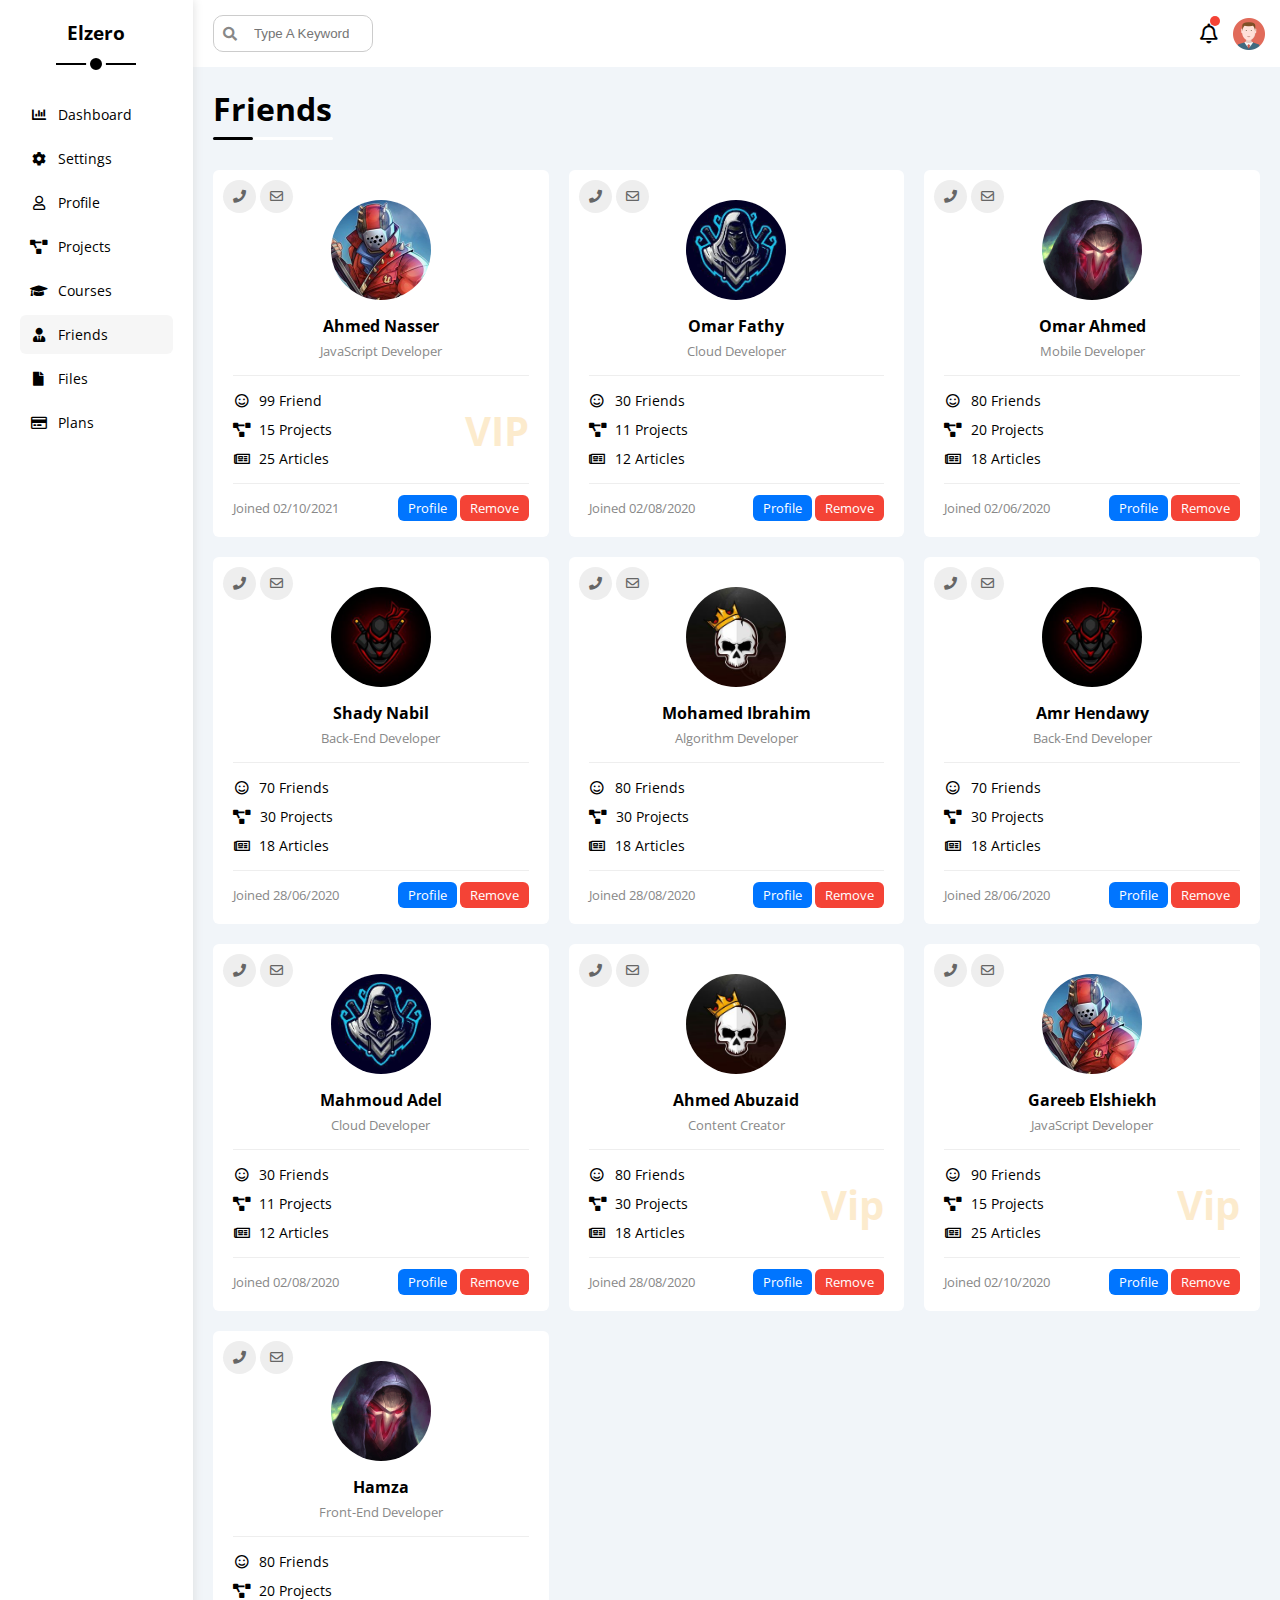
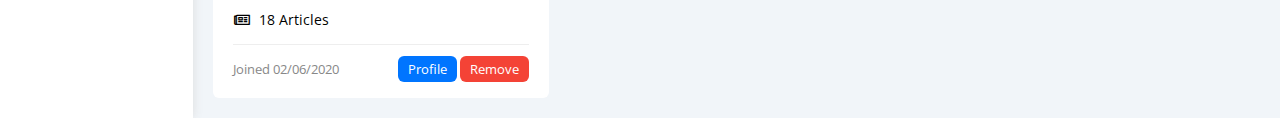
<file: friends.html>
<!DOCTYPE html>
<html lang="en">

<head>
    <meta charset="UTF-8" />
    <meta name="viewport" content="width=device-width, initial-scale=1.0" />
    <title>Frindes | Elzero</title>
    <link rel="stylesheet" href="css/all.min.css" />
    <link rel="stylesheet" href="css/framework.css" />
    <link rel="stylesheet" href="css/master.css" />
    <link rel="preconnect" href="https://fonts.googleapis.com" />
    <link rel="preconnect" href="https://fonts.gstatic.com" crossorigin />
    <link href="https://fonts.googleapis.com/css2?family=Open+Sans:wght@300;500&#038;display=swap" rel="stylesheet" />
</head>

<body>
    <div class="page d-flex">
        <div class="sidebar bg-white p-20 p-relative">
            <h3 class="p-relative txt-c mt-0">Elzero</h3>
            <ul>
                <li>
                    <a class="P-relative d-flex align-center fs-14 c-black rad-6 p-10" href="index.html">
                        <i class="fa-solid fa-chart-bar fa-fw"></i>
                        <span>Dashboard</span>
                    </a>
                </li>
                <li>
                    <a class="d-flex align-center fs-14 c-black rad-6 p-10" href="settings.html">
                        <i class="fa-solid fa-gear fa-fw"></i>
                        <span>Settings</span>
                    </a>
                </li>
                <li>
                    <a class="d-flex align-center fs-14 c-black rad-6 p-10" href="profile.html">
                        <i class="fa-regular fa-user fa-fw"></i>
                        <span>Profile</span>
                    </a>
                </li>
                <li>
                    <a class="d-flex align-center fs-14 c-black rad-6 p-10" href="projects.html">
                        <i class="fa-solid fa-diagram-project fa-fw"></i>
                        <span>Projects</span>
                    </a>
                </li>
                <li>
                    <a class="d-flex align-center fs-14 c-black rad-6 p-10" href="courses.html">
                        <i class="fa-solid fa-graduation-cap fa-fw"></i>
                        <span>Courses</span>
                    </a>
                </li>
                <li>
                    <a class="active d-flex align-center fs-14 c-black rad-6 p-10" href="friends.html">
                        <i class="fa-solid fa-user-tie fa-fw"></i>
                        <span>Friends</span>
                    </a>
                </li>
                <li>
                    <a class="d-flex align-center fs-14 c-black rad-6 p-10" href="files.html">
                        <i class="fa-solid fa-file fa-fw"></i>
                        <span>Files</span>
                    </a>
                </li>
                <li>
                    <a class="d-flex align-center fs-14 c-black rad-6 p-10" href="plans.html">
                        <i class="fa-regular fa-credit-card fa-fw"></i>
                        <span>Plans</span>
                    </a>
                </li>
            </ul>
        </div>
        <div class="content w-full">
            <!-- Start Head -->
            <div class="head p-15 bg-white between-flex">
                <div class="search p-relative">
                    <input class="p-10" type="search" placeholder="Type A Keyword" />
                </div>
                <div class="icons d-flex align-center">
                    <span class="notification p-relative"></span>
                    <i class="fa-regular fa-bell fa-lg"></i>
                    <img src="imgs/avatar.png" alt="avatar" />
                </div>
            </div>
            <!-- End Head -->
            <h1 class="p-relative">Friends</h1>
            <!-- Start Frinds -->
            <div class="friends-page d-grid gap-20 m-20">
                <div class="friend bg-white rad-6 p-20 p-relative">
                    <div class="contact">
                        <i class="fa-solid fa-phone"></i>
                        <i class="fa-regular fa-envelope"></i>
                    </div>
                    <div class="txt-c">
                        <img decoding="async" class="rad-half mt-10 mb-10 w-100 h-100" src="imgs/friend-01.jpg"
                            alt="" />
                        <h4 class="m-0">Ahmed Nasser</h4>
                        <p class="c-grey fs-13 mt-5 mb-0">JavaScript Developer</p>
                    </div>
                    <div class="icons fs-14 p-relative">
                        <div class="mb-10">
                            <i class="fa-regular fa-face-smile fa-fw"></i>
                            <span>99 Friend</span>
                        </div>
                        <div class="mb-10">
                            <i class="fa-solid fa-diagram-project fa-fw"></i>
                            <span>15 Projects</span>
                        </div>
                        <div>
                            <i class="fa-regular fa-newspaper fa-fw"></i>
                            <span>25 Articles</span>
                        </div>
                        <span class="vip fw-bold c-orange">VIP</span>
                    </div>
                    <div class="info between-flex fs-13">
                        <span class="c-grey">Joined 02/10/2021</span>
                        <div>
                            <a class="bg-blue c-white btn-shape" href="profile.html">Profile</a>
                            <a class="bg-red c-white btn-shape" href="#">Remove</a>
                        </div>
                    </div>
                </div>
                <div class="friend bg-white rad-6 p-20 p-relative">
                    <div class="contact">
                        <i class="fa-solid fa-phone"></i>
                        <i class="fa-regular fa-envelope"></i>
                    </div>
                    <div class="txt-c">
                        <img decoding="async" class="rad-half mt-10 mb-10 w-100 h-100" src="imgs/friend-02.jpg"
                            alt="" />
                        <h4 class="m-0">Omar Fathy</h4>
                        <p class="c-grey fs-13 mt-5 mb-0">Cloud Developer</p>
                    </div>
                    <div class="icons fs-14 p-relative">
                        <div class="mb-10">
                            <i class="fa-regular fa-face-smile fa-fw"></i>
                            <span>30 Friends</span>
                        </div>
                        <div class="mb-10">
                            <i class="fa-solid fa-diagram-project fa-fw"></i>
                            <span>11 Projects</span>
                        </div>
                        <div>
                            <i class="fa-regular fa-newspaper fa-fw"></i>
                            <span>12 Articles</span>
                        </div>
                    </div>
                    <div class="info between-flex fs-13">
                        <span class="c-grey">Joined 02/08/2020</span>
                        <div>
                            <a class="bg-blue c-white btn-shape" href="profile.html">Profile</a>
                            <a class="bg-red c-white btn-shape" href="">Remove</a>
                        </div>
                    </div>
                </div>
                <div class="friend bg-white rad-6 p-20 p-relative">
                    <div class="contact">
                        <i class="fa-solid fa-phone"></i>
                        <i class="fa-regular fa-envelope"></i>
                    </div>
                    <div class="txt-c">
                        <img decoding="async" class="rad-half mt-10 mb-10 w-100 h-100" src="imgs/friend-03.jpg"
                            alt="" />
                        <h4 class="m-0">Omar Ahmed</h4>
                        <p class="c-grey fs-13 mt-5 mb-0">Mobile Developer</p>
                    </div>
                    <div class="icons fs-14 p-relative">
                        <div class="mb-10">
                            <i class="fa-regular fa-face-smile fa-fw"></i>
                            <span>80 Friends</span>
                        </div>
                        <div class="mb-10">
                            <i class="fa-solid fa-diagram-project"></i>
                            <span>20 Projects</span>
                        </div>
                        <div>
                            <i class="fa-regular fa-newspaper fa-fw"></i>
                            <span>18 Articles</span>
                        </div>
                    </div>
                    <div class="info between-flex fs-13">
                        <span class="c-grey">Joined 02/06/2020</span>
                        <div>
                            <a class="bg-blue c-white btn-shape" href="profile.html">Profile</a>
                            <a class="bg-red c-white btn-shape" href="">Remove</a>
                        </div>
                    </div>
                </div>
                <div class="friend bg-white rad-6 p-20 p-relative">
                    <div class="contact">
                        <i class="fa-solid fa-phone"></i>
                        <i class="fa-regular fa-envelope"></i>
                    </div>
                    <div class="txt-c">
                        <img decoding="async" class="rad-half mt-10 mb-10 w-100 h-100" src="imgs/friend-04.jpg"
                            alt="" />
                        <h4 class="m-0">Shady Nabil</h4>
                        <p class="c-grey fs-13 mt-5 mb-0">Back-End Developer</p>
                    </div>
                    <div class="icons fs-14 p-relative">
                        <div class="mb-10">
                            <i class="fa-regular fa-face-smile fa-fw"></i>
                            <span>70 Friends</span>
                        </div>
                        <div class="mb-10">
                            <i class="fa-solid fa-diagram-project"></i>
                            <span>30 Projects</span>
                        </div>
                        <div>
                            <i class="fa-regular fa-newspaper fa-fw"></i>
                            <span>18 Articles</span>
                        </div>
                    </div>
                    <div class="info between-flex fs-13">
                        <span class="c-grey">Joined 28/06/2020</span>
                        <div>
                            <a class="bg-blue c-white btn-shape" href="profile.html">Profile</a>
                            <a class="bg-red c-white btn-shape" href="">Remove</a>
                        </div>
                    </div>
                </div>
                <div class="friend bg-white rad-6 p-20 p-relative">
                    <div class="contact">
                        <i class="fa-solid fa-phone"></i>
                        <i class="fa-regular fa-envelope"></i>
                    </div>
                    <div class="txt-c">
                        <img decoding="async" class="rad-half mt-10 mb-10 w-100 h-100" src="imgs/friend-05.jpg"
                            alt="" />
                        <h4 class="m-0">Mohamed Ibrahim</h4>
                        <p class="c-grey fs-13 mt-5 mb-0">Algorithm Developer</p>
                    </div>
                    <div class="icons fs-14 p-relative">
                        <div class="mb-10">
                            <i class="fa-regular fa-face-smile fa-fw"></i>
                            <span>80 Friends</span>
                        </div>
                        <div class="mb-10">
                            <i class="fa-solid fa-diagram-project"></i>
                            <span>30 Projects</span>
                        </div>
                        <div>
                            <i class="fa-regular fa-newspaper fa-fw"></i>
                            <span>18 Articles</span>
                        </div>
                    </div>
                    <div class="info between-flex fs-13">
                        <span class="c-grey">Joined 28/08/2020</span>
                        <div>
                            <a class="bg-blue c-white btn-shape" href="profile.html">Profile</a>
                            <a class="bg-red c-white btn-shape" href="">Remove</a>
                        </div>
                    </div>
                </div>
                <div class="friend bg-white rad-6 p-20 p-relative">
                    <div class="contact">
                        <i class="fa-solid fa-phone"></i>
                        <i class="fa-regular fa-envelope"></i>
                    </div>
                    <div class="txt-c">
                        <img decoding="async" class="rad-half mt-10 mb-10 w-100 h-100" src="imgs/friend-04.jpg"
                            alt="" />
                        <h4 class="m-0">Amr Hendawy</h4>
                        <p class="c-grey fs-13 mt-5 mb-0">Back-End Developer</p>
                    </div>
                    <div class="icons fs-14 p-relative">
                        <div class="mb-10">
                            <i class="fa-regular fa-face-smile fa-fw"></i>
                            <span>70 Friends</span>
                        </div>
                        <div class="mb-10">
                            <i class="fa-solid fa-diagram-project fa-fw"></i>
                            <span>30 Projects</span>
                        </div>
                        <div>
                            <i class="fa-regular fa-newspaper fa-fw"></i>
                            <span>18 Articles</span>
                        </div>
                    </div>
                    <div class="info between-flex fs-13">
                        <span class="c-grey">Joined 28/06/2020</span>
                        <div>
                            <a class="bg-blue c-white btn-shape" href="profile.html">Profile</a>
                            <a class="bg-red c-white btn-shape" href="">Remove</a>
                        </div>
                    </div>
                </div>
                <div class="friend bg-white rad-6 p-20 p-relative">
                    <div class="contact">
                        <i class="fa-solid fa-phone"></i>
                        <i class="fa-regular fa-envelope"></i>
                    </div>
                    <div class="txt-c">
                        <img decoding="async" class="rad-half mt-10 mb-10 w-100 h-100" src="imgs/friend-02.jpg"
                            alt="" />
                        <h4 class="m-0">Mahmoud Adel</h4>
                        <p class="c-grey fs-13 mt-5 mb-0">Cloud Developer</p>
                    </div>
                    <div class="icons fs-14 p-relative">
                        <div class="mb-10">
                            <i class="fa-regular fa-face-smile fa-fw"></i>
                            <span>30 Friends</span>
                        </div>
                        <div class="mb-10">
                            <i class="fa-solid fa-diagram-project fa-fw"></i>
                            <span>11 Projects</span>
                        </div>
                        <div>
                            <i class="fa-regular fa-newspaper fa-fw"></i>
                            <span>12 Articles</span>
                        </div>
                    </div>
                    <div class="info between-flex fs-13">
                        <span class="c-grey">Joined 02/08/2020</span>
                        <div>
                            <a class="bg-blue c-white btn-shape" href="profile.html">Profile</a>
                            <a class="bg-red c-white btn-shape" href="">Remove</a>
                        </div>
                    </div>
                </div>
                <div class="friend bg-white rad-6 p-20 p-relative">
                    <div class="contact">
                        <i class="fa-solid fa-phone"></i>
                        <i class="fa-regular fa-envelope"></i>
                    </div>
                    <div class="txt-c">
                        <img decoding="async" class="rad-half mt-10 mb-10 w-100 h-100" src="imgs/friend-05.jpg"
                            alt="" />
                        <h4 class="m-0">Ahmed Abuzaid</h4>
                        <p class="c-grey fs-13 mt-5 mb-0">Content Creator</p>
                    </div>
                    <div class="icons fs-14 p-relative">
                        <div class="mb-10">
                            <i class="fa-regular fa-face-smile fa-fw"></i>
                            <span>80 Friends</span>
                        </div>
                        <div class="mb-10">
                            <i class="fa-solid fa-diagram-project fa-fw"></i>
                            <span>30 Projects</span>
                        </div>
                        <div>
                            <i class="fa-regular fa-newspaper fa-fw"></i>
                            <span>18 Articles</span>
                        </div>
                        <span class="vip fw-bold c-orange">Vip</span>
                    </div>
                    <div class="info between-flex fs-13">
                        <span class="c-grey">Joined 28/08/2020</span>
                        <div>
                            <a class="bg-blue c-white btn-shape" href="profile.html">Profile</a>
                            <a class="bg-red c-white btn-shape" href="">Remove</a>
                        </div>
                    </div>
                </div>
                <div class="friend bg-white rad-6 p-20 p-relative">
                    <div class="contact">
                        <i class="fa-solid fa-phone"></i>
                        <i class="fa-regular fa-envelope"></i>
                    </div>
                    <div class="txt-c">
                        <img decoding="async" class="rad-half mt-10 mb-10 w-100 h-100" src="imgs/friend-01.jpg"
                            alt="" />
                        <h4 class="m-0">Gareeb Elshiekh</h4>
                        <p class="c-grey fs-13 mt-5 mb-0">JavaScript Developer</p>
                    </div>
                    <div class="icons fs-14 p-relative">
                        <div class="mb-10">
                            <i class="fa-regular fa-face-smile fa-fw"></i>
                            <span>90 Friends</span>
                        </div>
                        <div class="mb-10">
                            <i class="fa-solid fa-diagram-project fa-fw"></i>
                            <span>15 Projects</span>
                        </div>
                        <div>
                            <i class="fa-regular fa-newspaper fa-fw"></i>
                            <span>25 Articles</span>
                        </div>
                        <span class="vip fw-bold c-orange">Vip</span>
                    </div>
                    <div class="info between-flex fs-13">
                        <span class="c-grey">Joined 02/10/2020</span>
                        <div>
                            <a class="bg-blue c-white btn-shape" href="profile.html">Profile</a>
                            <a class="bg-red c-white btn-shape" href="">Remove</a>
                        </div>
                    </div>
                </div>
                <div class="friend bg-white rad-6 p-20 p-relative">
                    <div class="contact">
                        <i class="fa-solid fa-phone"></i>
                        <i class="fa-regular fa-envelope"></i>
                    </div>
                    <div class="txt-c">
                        <img decoding="async" class="rad-half mt-10 mb-10 w-100 h-100" src="imgs/friend-03.jpg"
                            alt="" />
                        <h4 class="m-0">Hamza</h4>
                        <p class="c-grey fs-13 mt-5 mb-0">Front-End Developer</p>
                    </div>
                    <div class="icons fs-14 p-relative">
                        <div class="mb-10">
                            <i class="fa-regular fa-face-smile fa-fw"></i>
                            <span>80 Friends</span>
                        </div>
                        <div class="mb-10">
                            <i class="fa-solid fa-diagram-project fa-fw"></i>
                            <span>20 Projects</span>
                        </div>
                        <div>
                            <i class="fa-regular fa-newspaper fa-fw"></i>
                            <span>18 Articles</span>
                        </div>
                    </div>
                    <div class="info between-flex fs-13">
                        <span class="c-grey">Joined 02/06/2020</span>
                        <div>
                            <a class="bg-blue c-white btn-shape" href="profile.html">Profile</a>
                            <a class="bg-red c-white btn-shape" href="">Remove</a>
                        </div>
                    </div>
                </div>
            </div>
            <!-- End Frindes -->
        </div>
</body>

</html>
</file>
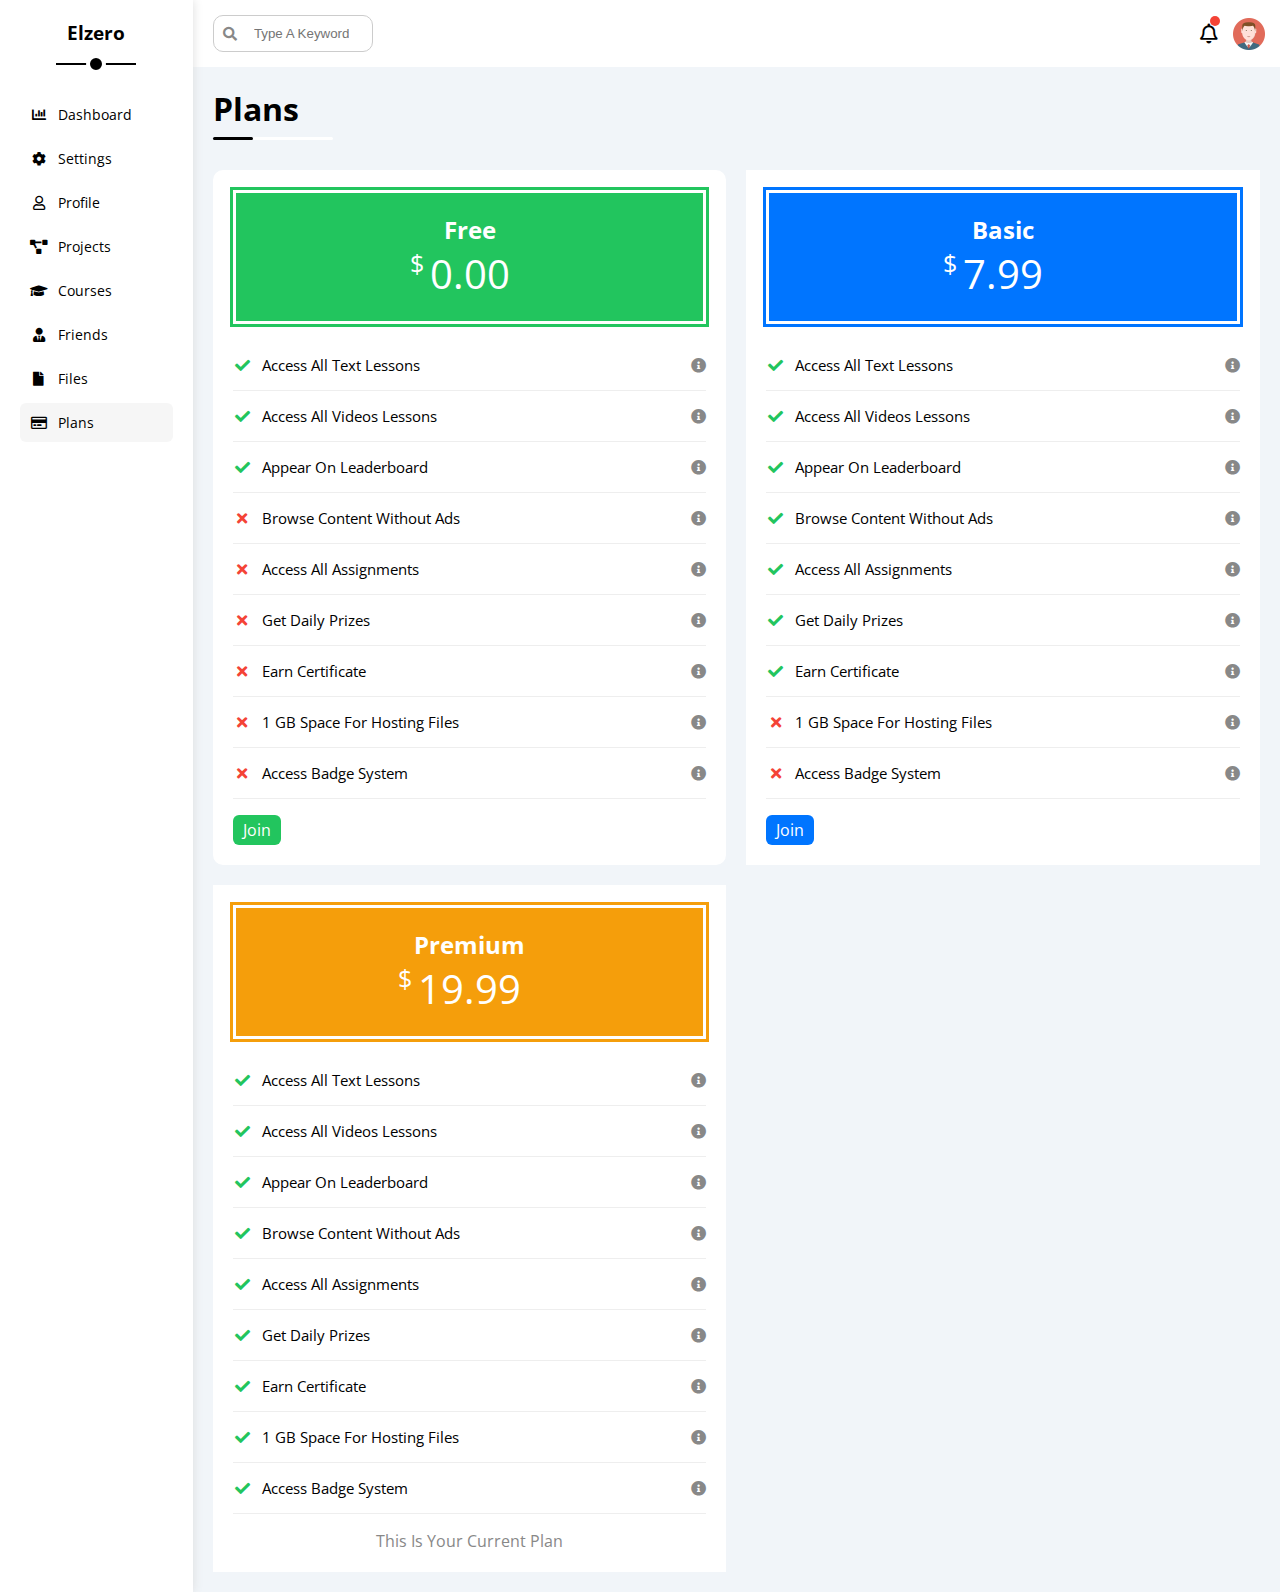
<file: plans.html>
<!DOCTYPE html>
<html lang="en">

<head>
    <meta charset="UTF-8" />
    <meta name="viewport" content="width=device-width, initial-scale=1.0" />
    <title>Plans | Elzero</title>
    <link rel="stylesheet" href="css/all.min.css" />
    <link rel="stylesheet" href="css/framework.css" />
    <link rel="stylesheet" href="css/master.css" />
    <link rel="preconnect" href="https://fonts.googleapis.com" />
    <link rel="preconnect" href="https://fonts.gstatic.com" crossorigin />
    <link href="https://fonts.googleapis.com/css2?family=Open+Sans:wght@300;500&#038;display=swap" rel="stylesheet" />
</head>

<body>
    <div class="page d-flex">
        <div class="sidebar bg-white p-20 p-relative">
            <h3 class="p-relative txt-c mt-0">Elzero</h3>
            <ul>
                <li>
                    <a class="P-relative d-flex align-center fs-14 c-black rad-6 p-10" href="index.html">
                        <i class="fa-solid fa-chart-bar fa-fw"></i>
                        <span>Dashboard</span>
                    </a>
                </li>
                <li>
                    <a class="d-flex align-center fs-14 c-black rad-6 p-10" href="settings.html">
                        <i class="fa-solid fa-gear fa-fw"></i>
                        <span>Settings</span>
                    </a>
                </li>
                <li>
                    <a class="d-flex align-center fs-14 c-black rad-6 p-10" href="profile.html">
                        <i class="fa-regular fa-user fa-fw"></i>
                        <span>Profile</span>
                    </a>
                </li>
                <li>
                    <a class="d-flex align-center fs-14 c-black rad-6 p-10" href="projects.html">
                        <i class="fa-solid fa-diagram-project fa-fw"></i>
                        <span>Projects</span>
                    </a>
                </li>
                <li>
                    <a class="d-flex align-center fs-14 c-black rad-6 p-10" href="courses.html">
                        <i class="fa-solid fa-graduation-cap fa-fw"></i>
                        <span>Courses</span>
                    </a>
                </li>
                <li>
                    <a class="d-flex align-center fs-14 c-black rad-6 p-10" href="friends.html">
                        <i class="fa-solid fa-user-tie fa-fw"></i>
                        <span>Friends</span>
                    </a>
                </li>
                <li>
                    <a class="d-flex align-center fs-14 c-black rad-6 p-10" href="files.html">
                        <i class="fa-solid fa-file fa-fw"></i>
                        <span>Files</span>
                    </a>
                </li>
                <li>
                    <a class="active d-flex align-center fs-14 c-black rad-6 p-10" href="plans.html">
                        <i class="fa-regular fa-credit-card fa-fw"></i>
                        <span>Plans</span>
                    </a>
                </li>
            </ul>
        </div>
        <div class="content w-full">
            <!-- Start Head -->
            <div class="head p-15 bg-white between-flex">
                <div class="search p-relative">
                    <input class="p-10" type="search" placeholder="Type A Keyword" />
                </div>
                <div class="icons d-flex align-center">
                    <span class="notification p-relative"></span>
                    <i class="fa-regular fa-bell fa-lg"></i>
                    <img src="imgs/avatar.png" alt="avatar" />
                </div>
            </div>
            <!-- End Head -->
            <h1 class="p-relative">Plans</h1>
            <!-- Start Plans -->
            <div class="plans-page d-grid gap-20 m-20">
                <div class="plan green bg-white rad-10 p-20">
                    <div class="top txt-c p-20 bg-green">
                        <h2 class="c-white m-0">Free</h2>
                        <div class="price c-white">
                            <span>$</span>
                            0.00
                        </div>
                    </div>
                    <ul>
                        <li>
                            <i class="fa-solid fa-check fa-fw yes"></i>
                            <span>Access All Text Lessons</span>
                            <i class="fa-solid fa-circle-info help"></i>
                        </li>
                        <li>
                            <i class="fa-solid fa-check fa-fw yes"></i>
                            <span>Access All Videos Lessons</span>
                            <i class="fa-solid fa-circle-info help"></i>
                        </li>
                        <li>
                            <i class="fa-solid fa-check fa-fw yes"></i>
                            <span>Appear On Leaderboard</span>
                            <i class="fa-solid fa-circle-info help"></i>
                        </li>
                        <li>
                            <i class="fa-solid fa-xmark fa-fw"></i>
                            <span>Browse Content Without Ads</span>
                            <i class="fa-solid fa-circle-info help"></i>
                        </li>
                        <li>
                            <i class="fa-solid fa-xmark fa-fw"></i>
                            <span>Access All Assignments</span>
                            <i class="fa-solid fa-circle-info help"></i>
                        </li>
                        <li>
                            <i class="fa-solid fa-xmark fa-fw"></i>
                            <span>Get Daily Prizes</span>
                            <i class="fa-solid fa-circle-info help"></i>
                        </li>
                        <li>
                            <i class="fa-solid fa-xmark fa-fw"></i>
                            <span>Earn Certificate</span>
                            <i class="fa-solid fa-circle-info help"></i>
                        </li>
                        <li>
                            <i class="fa-solid fa-xmark fa-fw"></i>
                            <span>1 GB Space For Hosting Files</span>
                            <i class="fa-solid fa-circle-info help"></i>
                        </li>
                        <li>
                            <i class="fa-solid fa-xmark fa-fw"></i>
                            <span>Access Badge System</span>
                            <i class="fa-solid fa-circle-info help"></i>
                        </li>
                    </ul>
                    <a href="#" class="btn-shape bg-green c-white d-block w-fit">Join</a>
                </div>
                <div class="plan blue bg-white p-20">
                    <div class="top bg-blue txt-c p-20">
                        <h2 class="m-0 c-white">Basic</h2>
                        <div class="price c-white"><span>$</span>7.99</div>
                    </div>
                    <ul class="list-none p-0">
                        <li>
                            <i class="fa-solid fa-check fa-fw yes"></i>
                            <span>Access All Text Lessons</span>
                            <i class="fa-solid fa-circle-info help"></i>
                        </li>
                        <li>
                            <i class="fa-solid fa-check fa-fw yes"></i>
                            <span>Access All Videos Lessons</span>
                            <i class="fa-solid fa-circle-info help"></i>
                        </li>
                        <li>
                            <i class="fa-solid fa-check fa-fw yes"></i>
                            <span>Appear On Leaderboard</span>
                            <i class="fa-solid fa-circle-info help"></i>
                        </li>
                        <li>
                            <i class="fa-solid fa-check fa-fw yes"></i>
                            <span>Browse Content Without Ads</span>
                            <i class="fa-solid fa-circle-info help"></i>
                        </li>
                        <li>
                            <i class="fa-solid fa-check fa-fw yes"></i>
                            <span>Access All Assignments</span>
                            <i class="fa-solid fa-circle-info help"></i>
                        </li>
                        <li>
                            <i class="fa-solid fa-check fa-fw yes"></i>
                            <span>Get Daily Prizes</span>
                            <i class="fa-solid fa-circle-info help"></i>
                        </li>
                        <li>
                            <i class="fa-solid fa-check fa-fw yes"></i>
                            <span>Earn Certificate</span>
                            <i class="fa-solid fa-circle-info help"></i>
                        </li>
                        <li>
                            <i class="fa-solid fa-xmark fa-fw"></i>
                            <span>1 GB Space For Hosting Files</span>
                            <i class="fa-solid fa-circle-info help"></i>
                        </li>
                        <li>
                            <i class="fa-solid fa-xmark fa-fw"></i>
                            <span>Access Badge System</span>
                            <i class="fa-solid fa-circle-info help"></i>
                        </li>
                    </ul>
                    <a href="#" class="btn-shape bg-blue c-white d-block w-fit">Join</a>
                </div>
                <div class="plan orange bg-white p-20">
                    <div class="top bg-orange txt-c p-20">
                        <h2 class="m-0 c-white">Premium</h2>
                        <div class="price c-white"><span>$</span>19.99</div>
                    </div>
                    <ul class="list-none p-0">
                        <li>
                            <i class="fa-solid fa-check fa-fw yes"></i>
                            <span>Access All Text Lessons</span>
                            <i class="fa-solid fa-circle-info help"></i>
                        </li>
                        <li>
                            <i class="fa-solid fa-check fa-fw yes"></i>
                            <span>Access All Videos Lessons</span>
                            <i class="fa-solid fa-circle-info help"></i>
                        </li>
                        <li>
                            <i class="fa-solid fa-check fa-fw yes"></i>
                            <span>Appear On Leaderboard</span>
                            <i class="fa-solid fa-circle-info help"></i>
                        </li>
                        <li>
                            <i class="fa-solid fa-check fa-fw yes"></i>
                            <span>Browse Content Without Ads</span>
                            <i class="fa-solid fa-circle-info help"></i>
                        </li>
                        <li>
                            <i class="fa-solid fa-check fa-fw yes"></i>
                            <span>Access All Assignments</span>
                            <i class="fa-solid fa-circle-info help"></i>
                        </li>
                        <li>
                            <i class="fa-solid fa-check fa-fw yes"></i>
                            <span>Get Daily Prizes</span>
                            <i class="fa-solid fa-circle-info help"></i>
                        </li>
                        <li>
                            <i class="fa-solid fa-check fa-fw yes"></i>
                            <span>Earn Certificate</span>
                            <i class="fa-solid fa-circle-info help"></i>
                        </li>
                        <li>
                            <i class="fa-solid fa-check fa-fw yes"></i>
                            <span>1 GB Space For Hosting Files</span>
                            <i class="fa-solid fa-circle-info help"></i>
                        </li>
                        <li>
                            <i class="fa-solid fa-check fa-fw yes"></i>
                            <span>Access Badge System</span>
                            <i class="fa-solid fa-circle-info help"></i>
                        </li>
                    </ul>
                    <p class="c-grey m-0 txt-c">This Is Your Current Plan</p>
                </div>
            </div>
            <!-- End Plans -->
        </div>
</body>

</html>
</file>
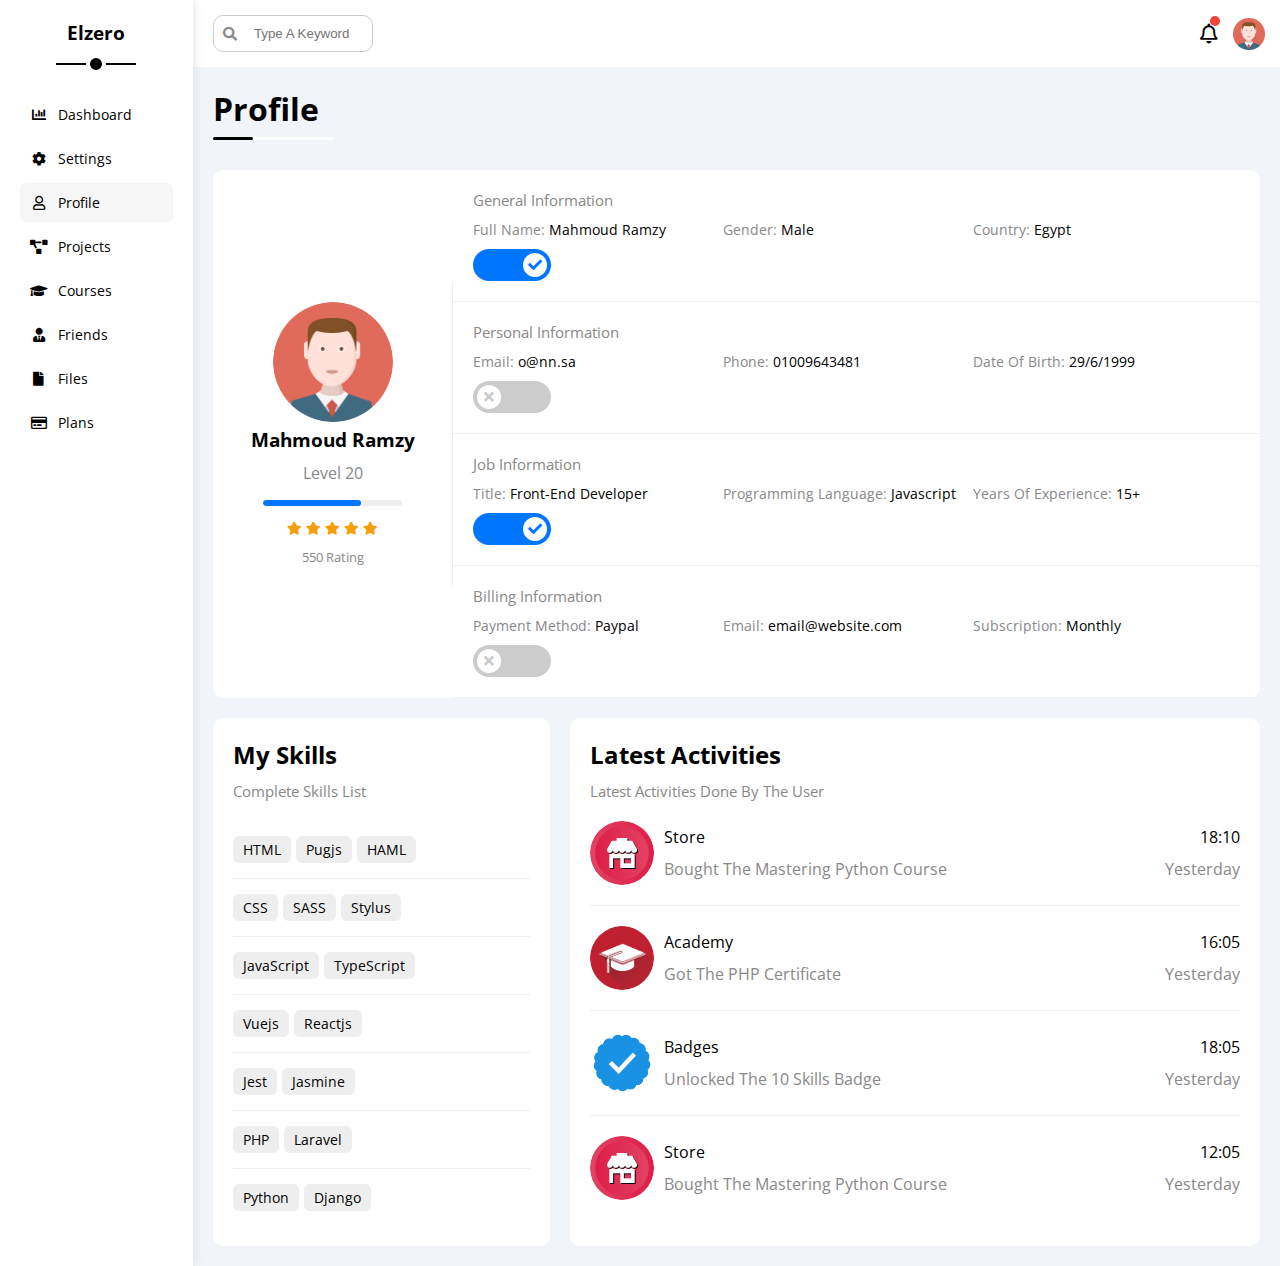
<file: profile.html>
<!DOCTYPE html>
<html lang="en">

<head>
    <meta charset="UTF-8" />
    <meta name="viewport" content="width=device-width, initial-scale=1.0" />
    <title>Profile | Elzero</title>
    <link rel="stylesheet" href="css/all.min.css" />
    <link rel="stylesheet" href="css/framework.css" />
    <link rel="stylesheet" href="css/master.css" />
    <link rel="preconnect" href="https://fonts.googleapis.com" />
    <link rel="preconnect" href="https://fonts.gstatic.com" crossorigin />
    <link href="https://fonts.googleapis.com/css2?family=Open+Sans:wght@300;500&#038;display=swap" rel="stylesheet" />
</head>

<body>
    <div class="page d-flex">
        <div class="sidebar bg-white p-20 p-relative">
            <h3 class="p-relative txt-c mt-0">Elzero</h3>
            <ul>
                <li>
                    <a class="P-relative d-flex align-center fs-14 c-black rad-6 p-10" href="index.html">
                        <i class="fa-solid fa-chart-bar fa-fw"></i>
                        <span>Dashboard</span>
                    </a>
                </li>
                <li>
                    <a class="d-flex align-center fs-14 c-black rad-6 p-10" href="settings.html">
                        <i class="fa-solid fa-gear fa-fw"></i>
                        <span>Settings</span>
                    </a>
                </li>
                <li>
                    <a class="active d-flex align-center fs-14 c-black rad-6 p-10" href="profile.html">
                        <i class="fa-regular fa-user fa-fw"></i>
                        <span>Profile</span>
                    </a>
                </li>
                <li>
                    <a class="d-flex align-center fs-14 c-black rad-6 p-10" href="projects.html">
                        <i class="fa-solid fa-diagram-project fa-fw"></i>
                        <span>Projects</span>
                    </a>
                </li>
                <li>
                    <a class="d-flex align-center fs-14 c-black rad-6 p-10" href="courses.html">
                        <i class="fa-solid fa-graduation-cap fa-fw"></i>
                        <span>Courses</span>
                    </a>
                </li>
                <li>
                    <a class="d-flex align-center fs-14 c-black rad-6 p-10" href="friends.html">
                        <i class="fa-solid fa-user-tie fa-fw"></i>
                        <span>Friends</span>
                    </a>
                </li>
                <li>
                    <a class="d-flex align-center fs-14 c-black rad-6 p-10" href="files.html">
                        <i class="fa-solid fa-file fa-fw"></i>
                        <span>Files</span>
                    </a>
                </li>
                <li>
                    <a class="d-flex align-center fs-14 c-black rad-6 p-10" href="plans.html">
                        <i class="fa-regular fa-credit-card fa-fw"></i>
                        <span>Plans</span>
                    </a>
                </li>
            </ul>
        </div>
        <div class="content w-full">
            <!-- Start Head -->
            <div class="head p-15 bg-white between-flex">
                <div class="search p-relative">
                    <input class="p-10" type="search" placeholder="Type A Keyword" />
                </div>
                <div class="icons d-flex align-center">
                    <span class="notification p-relative"></span>
                    <i class="fa-regular fa-bell fa-lg"></i>
                    <img src="imgs/avatar.png" alt="avatar" />
                </div>
            </div>
            <!-- End Head -->
            <h1 class="p-relative">Profile</h1>
            <!-- Start Profile -->
            <div class="profile-page m-20">
                <!-- Sart Overview -->
                <div class="overview bg-white rad-10 d-flex align-center">
                    <!-- Start Avatar Box -->
                    <div class="avatar-box txt-c p-20">
                        <img class="rad-half" src="imgs/avatar.png" alt="avatar">
                        <h3 class="m-0">Mahmoud Ramzy</h3>
                        <p class="c-grey mt-10">Level 20</p>
                        <div class="level bg-eee rad-6 p-relative">
                            <span style="width: 70%;" class="rad-6"></span>
                        </div>
                        <div class="rating mt-10 mb-10">
                            <i class="fa-solid fa-star c-orange fs-13"></i>
                            <i class="fa-solid fa-star c-orange fs-13"></i>
                            <i class="fa-solid fa-star c-orange fs-13"></i>
                            <i class="fa-solid fa-star c-orange fs-13"></i>
                            <i class="fa-solid fa-star c-orange fs-13"></i>
                        </div>
                        <p class="c-grey m-0 fs-13">550 Rating</p>
                    </div>
                    <!-- End Avatar Box -->
                    <!-- Start Inforamtion -->
                    <div class="info-box w-full txt-c-mobile">
                        <div class="box p-20 d-flex align-center">
                            <h4 class="c-grey fs-15 m-0 w-full">General Information</h4>
                            <div class="fs-14">
                                <span class="c-grey">Full Name:</span>
                                <span>Mahmoud Ramzy</span>
                            </div>
                            <div class="fs-14">
                                <span class="c-grey">Gender:</span>
                                <span>Male</span>
                            </div>
                            <div class="fs-14">
                                <span class="c-grey">Country:</span>
                                <span>Egypt</span>
                            </div>
                            <div class="fs-14">
                                <label>
                                    <input class="toggle-checkbox" type="checkbox" checked />
                                    <div class="toggle-switch"></div>
                                </label>
                            </div>
                        </div>
                        <div class="box p-20 d-flex align-center">
                            <h4 class="c-grey fs-15 m-0 w-full">Personal Information</h4>
                            <div class="fs-14">
                                <span class="c-grey">Email:</span>
                                <span>o@nn.sa</span>
                            </div>
                            <div class="fs-14">
                                <span class="c-grey">Phone:</span>
                                <span>01009643481</span>
                            </div>
                            <div class="fs-14">
                                <span class="c-grey">Date Of Birth:</span>
                                <span>29/6/1999</span>
                            </div>
                            <div class="fs-14">
                                <label>
                                    <input class="toggle-checkbox" type="checkbox" />
                                    <div class="toggle-switch"></div>
                                </label>
                            </div>
                        </div>
                        <div class="box p-20 d-flex align-center">
                            <h4 class="c-grey fs-15 m-0 w-full">Job Information</h4>
                            <div class="fs-14">
                                <span class="c-grey">Title:</span>
                                <span>Front-End Developer</span>
                            </div>
                            <div class="fs-14">
                                <span class="c-grey">Programming Language:</span>
                                <span>Javascript</span>
                            </div>
                            <div class="fs-14">
                                <span class="c-grey">Years Of Experience:</span>
                                <span>15+</span>
                            </div>
                            <div class="fs-14">
                                <label>
                                    <input class="toggle-checkbox" type="checkbox" checked />
                                    <div class="toggle-switch"></div>
                                </label>
                            </div>
                        </div>
                        <div class="box p-20 d-flex align-center">
                            <h4 class="c-grey fs-15 m-0 w-full">Billing Information</h4>
                            <div class="fs-14">
                                <span class="c-grey">Payment Method:</span>
                                <span>Paypal</span>
                            </div>
                            <div class="fs-14">
                                <span class="c-grey">Email:</span>
                                <span>email@website.com</span>
                            </div>
                            <div class="fs-14">
                                <span class="c-grey">Subscription:</span>
                                <span>Monthly</span>
                            </div>
                            <div class="fs-14">
                                <label>
                                    <input class="toggle-checkbox" type="checkbox" />
                                    <div class="toggle-switch"></div>
                                </label>
                            </div>
                        </div>
                    </div>
                    <!-- End Inforamtion -->
                </div>
                <!-- End Overview -->
                <!-- Start Other Data -->
                <div class="other-data d-flex gap-20">
                    <div class="skills-card rad-10 p-20 bg-white mt-20">
                        <h2 class="mt-0 mb-10">My Skills</h2>
                        <p class="c-grey fs-15 mt-0 mb-20">Complete Skills List</p>
                        <ul class="m-0 txt-c-mobile">
                            <li><span>HTML</span><span>Pugjs</span><span>HAML</span></li>
                            <li><span>CSS</span><span>SASS</span><span>Stylus</span></li>
                            <li><span>JavaScript</span><span>TypeScript</span></li>
                            <li><span>Vuejs</span><span>Reactjs</span></li>
                            <li><span>Jest</span><span>Jasmine</span></li>
                            <li><span>PHP</span><span>Laravel</span></li>
                            <li><span>Python</span><span>Django</span></li>
                        </ul>
                    </div>
                    <div class="activities rad-10 p-20 bg-white mt-20">
                        <h2 class="mt-0 mb-10">Latest Activities</h2>
                        <p class="c-grey fs-15 mt-0 mb-20">Latest Activities Done By The User</p>
                        <div class="activity d-flex align-center txt-c-mobile">
                            <img src="/imgs/activity-01.png" alt="activity-1">
                            <div class="info">
                                    <span class="d-block mb-10">Store</span>
                                    <span class="c-grey">Bought The Mastering Python Course</span>
                            </div>
                            <div class="date">
                                    <span class="d-block mb-10">18:10</span>
                                    <span class="c-grey">Yesterday</span>
                            </div>
                        </div>
                        <div class="activity d-flex align-center txt-c-mobile">
                            <img src="/imgs/activity-02.png" alt="activity-2">
                            <div class="info">
                                    <span class="d-block mb-10">Academy</span>
                                    <span class="c-grey">Got The PHP Certificate</span>
                            </div>
                            <div class="date">
                                    <span class="d-block mb-10">16:05</span>
                                    <span class="c-grey">Yesterday</span>
                            </div>
                        </div>
                        <div class="activity d-flex align-center txt-c-mobile">
                            <img src="/imgs/activity-03.png" alt="activity-3">
                            <div class="info">
                                    <span class="d-block mb-10">Badges</span>
                                    <span class="c-grey">Unlocked The 10 Skills Badge</span>
                            </div>
                            <div class="date">
                                    <span class="d-block mb-10">18:05</span>
                                    <span class="c-grey">Yesterday</span>
                            </div>
                        </div>
                        <div class="activity d-flex align-center txt-c-mobile">
                            <img src="/imgs/activity-01.png" alt="activity-1">
                            <div class="info">
                                    <span class="d-block mb-10">Store</span>
                                    <span class="c-grey">Bought The Mastering Python Course</span>
                            </div>
                            <div class="date">
                                    <span class="d-block mb-10">12:05</span>
                                    <span class="c-grey">Yesterday</span>
                            </div>
                        </div>
                    </div>
                </div>
                <!-- End Other Data -->
            </div>
        </div>
        <!-- End Profile -->
    </div>



</body>

</html>
</file>
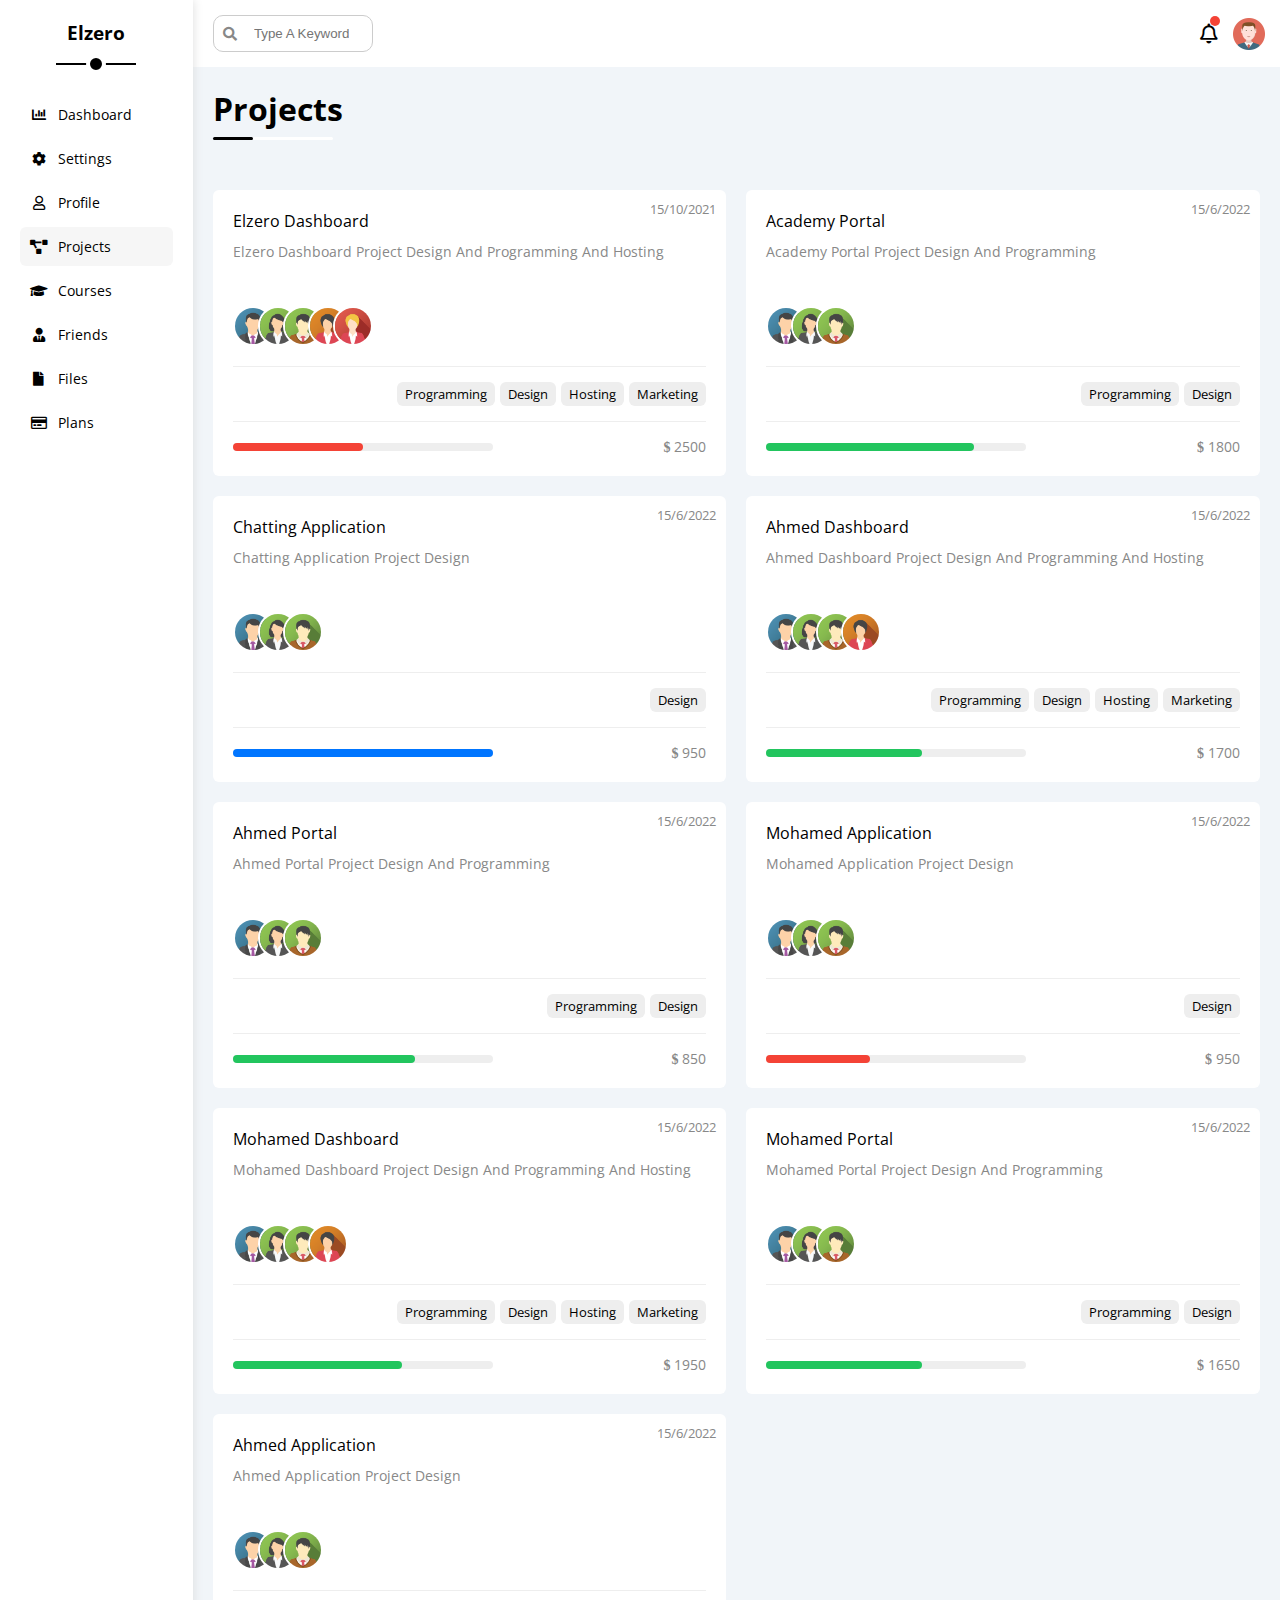
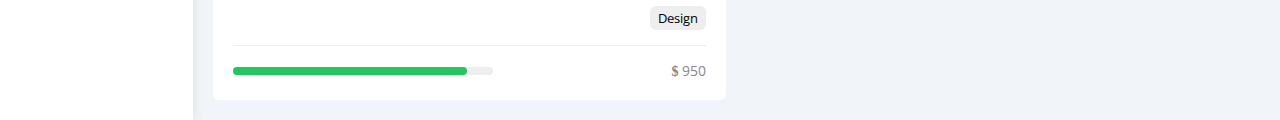
<file: projects.html>
<!DOCTYPE html>
<html lang="en">

<head>
    <meta charset="UTF-8" />
    <meta name="viewport" content="width=device-width, initial-scale=1.0" />
    <title>Projects | Elzero</title>
    <link rel="stylesheet" href="css/all.min.css" />
    <link rel="stylesheet" href="css/framework.css" />
    <link rel="stylesheet" href="css/master.css" />
    <link rel="preconnect" href="https://fonts.googleapis.com" />
    <link rel="preconnect" href="https://fonts.gstatic.com" crossorigin />
    <link href="https://fonts.googleapis.com/css2?family=Open+Sans:wght@300;500&#038;display=swap" rel="stylesheet" />
</head>

<body>
    <div class="page d-flex">
        <div class="sidebar bg-white p-20 p-relative">
            <h3 class="p-relative txt-c mt-0">Elzero</h3>
            <ul>
                <li>
                    <a class="P-relative d-flex align-center fs-14 c-black rad-6 p-10" href="index.html">
                        <i class="fa-solid fa-chart-bar fa-fw"></i>
                        <span>Dashboard</span>
                    </a>
                </li>
                <li>
                    <a class="d-flex align-center fs-14 c-black rad-6 p-10" href="settings.html">
                        <i class="fa-solid fa-gear fa-fw"></i>
                        <span>Settings</span>
                    </a>
                </li>
                <li>
                    <a class="d-flex align-center fs-14 c-black rad-6 p-10" href="profile.html">
                        <i class="fa-regular fa-user fa-fw"></i>
                        <span>Profile</span>
                    </a>
                </li>
                <li>
                    <a class="active d-flex align-center fs-14 c-black rad-6 p-10" href="projects.html">
                        <i class="fa-solid fa-diagram-project fa-fw"></i>
                        <span>Projects</span>
                    </a>
                </li>
                <li>
                    <a class="d-flex align-center fs-14 c-black rad-6 p-10" href="courses.html">
                        <i class="fa-solid fa-graduation-cap fa-fw"></i>
                        <span>Courses</span>
                    </a>
                </li>
                <li>
                    <a class="d-flex align-center fs-14 c-black rad-6 p-10" href="friends.html">
                        <i class="fa-solid fa-user-tie fa-fw"></i>
                        <span>Friends</span>
                    </a>
                </li>
                <li>
                    <a class="d-flex align-center fs-14 c-black rad-6 p-10" href="files.html">
                        <i class="fa-solid fa-file fa-fw"></i>
                        <span>Files</span>
                    </a>
                </li>
                <li>
                    <a class="d-flex align-center fs-14 c-black rad-6 p-10" href="plans.html">
                        <i class="fa-regular fa-credit-card fa-fw"></i>
                        <span>Plans</span>
                    </a>
                </li>
            </ul>
        </div>
        <div class="content w-full">
            <!-- Start Head -->
            <div class="head p-15 bg-white between-flex">
                <div class="search p-relative">
                    <input class="p-10" type="search" placeholder="Type A Keyword" />
                </div>
                <div class="icons d-flex align-center">
                    <span class="notification p-relative"></span>
                    <i class="fa-regular fa-bell fa-lg"></i>
                    <img src="imgs/avatar.png" alt="avatar" />
                </div>
            </div>
            <!-- End Head -->
            <h1 class="p-relative">Projects</h1>
            <!-- Start Projects -->
            <div class="projects-page m-10 d-grid p-20">
                <div class="project bg-white p-20 rad-6 p-relative">
                    <span class="date fs-13 c-grey">15/10/2021</span>
                    <h4 class="m-0">Elzero Dashboard</h4>
                    <p class="c-grey mt-10 mb-10 fs-14">Elzero Dashboard Project Design And Programming And Hosting</p>
                    <div class="team">
                        <a href="#"><img decoding="async" src="imgs/team-01.png" alt="" /></a>
                        <a href="#"><img decoding="async" src="imgs/team-02.png" alt="" /></a>
                        <a href="#"><img decoding="async" src="imgs/team-03.png" alt="" /></a>
                        <a href="#"><img decoding="async" src="imgs/team-04.png" alt="" /></a>
                        <a href="#"><img decoding="async" src="imgs/team-05.png" alt="" /></a>
                    </div>
                    <div class="do d-flex">
                        <span class="fs-13 rad-6 bg-eee">Programming</span>
                        <span class="fs-13 rad-6 bg-eee">Design</span>
                        <span class="fs-13 rad-6 bg-eee">Hosting</span>
                        <span class="fs-13 rad-6 bg-eee">Marketing</span>
                    </div>
                    <div class="info between-flex">
                        <div class="prog bg-eee">
                            <span class="bg-red" style="width: 50%"></span>
                        </div>
                        <div class="fs-14 c-grey">
                            <i class="fa-solid fa-dollar-sign"></i>
                            2500
                        </div>
                    </div>
                </div>
                <div class="project bg-white p-20 rad-6 p-relative">
                    <span class="date fs-13 c-grey">15/6/2022</span>
                    <h4 class="m-0">Academy Portal</h4>
                    <p class="c-grey mt-10 mb-10 fs-14">Academy Portal Project Design And Programming</p>
                    <div class="team">
                        <a href="#"><img decoding="async" src="imgs/team-01.png" alt="" /></a>
                        <a href="#"><img decoding="async" src="imgs/team-02.png" alt="" /></a>
                        <a href="#"><img decoding="async" src="imgs/team-03.png" alt="" /></a>
                    </div>
                    <div class="do d-flex">
                        <span class="fs-13 rad-6 bg-eee">Programming</span>
                        <span class="fs-13 rad-6 bg-eee">Design</span>
                    </div>
                    <div class="info between-flex">
                        <div class="prog bg-eee">
                            <span class="bg-green" style="width: 80%"></span>
                        </div>
                        <div class="fs-14 c-grey">
                            <i class="fa-solid fa-dollar-sign"></i>
                            1800
                        </div>
                    </div>
                </div>
                <div class="project bg-white p-20 rad-6 p-relative">
                    <span class="date fs-13 c-grey">15/6/2022</span>
                    <h4 class="m-0">Chatting Application</h4>
                    <p class="c-grey mt-10 mb-10 fs-14">Chatting Application Project Design</p>
                    <div class="team">
                        <a href="#"><img decoding="async" src="imgs/team-01.png" alt="" /></a>
                        <a href="#"><img decoding="async" src="imgs/team-02.png" alt="" /></a>
                        <a href="#"><img decoding="async" src="imgs/team-03.png" alt="" /></a>
                    </div>
                    <div class="do d-flex">
                        <span class="fs-13 rad-6 bg-eee">Design</span>
                    </div>
                    <div class="info between-flex">
                        <div class="prog bg-eee">
                            <span class="bg-blue" style="width: 100%"></span>
                        </div>
                        <div class="fs-14 c-grey">
                            <i class="fa-solid fa-dollar-sign"></i>
                            950
                        </div>
                    </div>
                </div>
                <div class="project bg-white p-20 rad-6 p-relative">
                    <span class="date fs-13 c-grey">15/6/2022</span>
                    <h4 class="m-0">Ahmed Dashboard</h4>
                    <p class="c-grey mt-10 mb-10 fs-14">Ahmed Dashboard Project Design And Programming And Hosting</p>
                    <div class="team">
                        <a href="#"><img decoding="async" src="imgs/team-01.png" alt="" /></a>
                        <a href="#"><img decoding="async" src="imgs/team-02.png" alt="" /></a>
                        <a href="#"><img decoding="async" src="imgs/team-03.png" alt="" /></a>
                        <a href="#"><img decoding="async" src="imgs/team-04.png" alt="" /></a>
                    </div>
                    <div class="do d-flex">
                        <span class="fs-13 rad-6 bg-eee">Programming</span>
                        <span class="fs-13 rad-6 bg-eee">Design</span>
                        <span class="fs-13 rad-6 bg-eee">Hosting</span>
                        <span class="fs-13 rad-6 bg-eee">Marketing</span>
                    </div>
                    <div class="info between-flex">
                        <div class="prog bg-eee">
                            <span class="bg-green" style="width: 60%"></span>
                        </div>
                        <div class="fs-14 c-grey">
                            <i class="fa-solid fa-dollar-sign"></i>
                            1700
                        </div>
                    </div>
                </div>
                <div class="project bg-white p-20 rad-6 p-relative">
                    <span class="date fs-13 c-grey">15/6/2022</span>
                    <h4 class="m-0">Ahmed Portal</h4>
                    <p class="c-grey mt-10 mb-10 fs-14">Ahmed Portal Project Design And Programming</p>
                    <div class="team">
                        <a href="#"><img decoding="async" src="imgs/team-01.png" alt="" /></a>
                        <a href="#"><img decoding="async" src="imgs/team-02.png" alt="" /></a>
                        <a href="#"><img decoding="async" src="imgs/team-03.png" alt="" /></a>
                    </div>
                    <div class="do d-flex">
                        <span class="fs-13 rad-6 bg-eee">Programming</span>
                        <span class="fs-13 rad-6 bg-eee">Design</span>
                    </div>
                    <div class="info between-flex">
                        <div class="prog bg-eee">
                            <span class="bg-green" style="width: 70%"></span>
                        </div>
                        <div class="fs-14 c-grey">
                            <i class="fa-solid fa-dollar-sign"></i>
                            850
                        </div>
                    </div>
                </div>
                <div class="project bg-white p-20 rad-6 p-relative">
                    <span class="date fs-13 c-grey">15/6/2022</span>
                    <h4 class="m-0">Mohamed Application</h4>
                    <p class="c-grey mt-10 mb-10 fs-14">Mohamed Application Project Design</p>
                    <div class="team">
                        <a href="#"><img decoding="async" src="imgs/team-01.png" alt="" /></a>
                        <a href="#"><img decoding="async" src="imgs/team-02.png" alt="" /></a>
                        <a href="#"><img decoding="async" src="imgs/team-03.png" alt="" /></a>
                    </div>
                    <div class="do d-flex">
                        <span class="fs-13 rad-6 bg-eee">Design</span>
                    </div>
                    <div class="info between-flex">
                        <div class="prog bg-eee">
                            <span class="bg-red" style="width: 40%"></span>
                        </div>
                        <div class="fs-14 c-grey">
                            <i class="fa-solid fa-dollar-sign"></i>
                            950
                        </div>
                    </div>
                </div>
                <div class="project bg-white p-20 rad-6 p-relative">
                    <span class="date fs-13 c-grey">15/6/2022</span>
                    <h4 class="m-0">Mohamed Dashboard</h4>
                    <p class="c-grey mt-10 mb-10 fs-14">Mohamed Dashboard Project Design And Programming And Hosting</p>
                    <div class="team">
                        <a href="#"><img decoding="async" src="imgs/team-01.png" alt="" /></a>
                        <a href="#"><img decoding="async" src="imgs/team-02.png" alt="" /></a>
                        <a href="#"><img decoding="async" src="imgs/team-03.png" alt="" /></a>
                        <a href="#"><img decoding="async" src="imgs/team-04.png" alt="" /></a>
                    </div>
                    <div class="do d-flex">
                        <span class="fs-13 rad-6 bg-eee">Programming</span>
                        <span class="fs-13 rad-6 bg-eee">Design</span>
                        <span class="fs-13 rad-6 bg-eee">Hosting</span>
                        <span class="fs-13 rad-6 bg-eee">Marketing</span>
                    </div>
                    <div class="info between-flex">
                        <div class="prog bg-eee">
                            <span class="bg-green" style="width: 65%"></span>
                        </div>
                        <div class="fs-14 c-grey">
                            <i class="fa-solid fa-dollar-sign"></i>
                            1950
                        </div>
                    </div>
                </div>
                <div class="project bg-white p-20 rad-6 p-relative">
                    <span class="date fs-13 c-grey">15/6/2022</span>
                    <h4 class="m-0">Mohamed Portal</h4>
                    <p class="c-grey mt-10 mb-10 fs-14">Mohamed Portal Project Design And Programming</p>
                    <div class="team">
                        <a href="#"><img decoding="async" src="imgs/team-01.png" alt="" /></a>
                        <a href="#"><img decoding="async" src="imgs/team-02.png" alt="" /></a>
                        <a href="#"><img decoding="async" src="imgs/team-03.png" alt="" /></a>
                    </div>
                    <div class="do d-flex">
                        <span class="fs-13 rad-6 bg-eee">Programming</span>
                        <span class="fs-13 rad-6 bg-eee">Design</span>
                    </div>
                    <div class="info between-flex">
                        <div class="prog bg-eee">
                            <span class="bg-green" style="width: 60%"></span>
                        </div>
                        <div class="fs-14 c-grey">
                            <i class="fa-solid fa-dollar-sign"></i>
                            1650
                        </div>
                    </div>
                </div>
                <div class="project bg-white p-20 rad-6 p-relative">
                    <span class="date fs-13 c-grey">15/6/2022</span>
                    <h4 class="m-0">Ahmed Application</h4>
                    <p class="c-grey mt-10 mb-10 fs-14">Ahmed Application Project Design</p>
                    <div class="team">
                        <a href="#"><img decoding="async" src="imgs/team-01.png" alt="" /></a>
                        <a href="#"><img decoding="async" src="imgs/team-02.png" alt="" /></a>
                        <a href="#"><img decoding="async" src="imgs/team-03.png" alt="" /></a>
                    </div>
                    <div class="do d-flex">
                        <span class="fs-13 rad-6 bg-eee">Design</span>
                    </div>
                    <div class="info between-flex">
                        <div class="prog bg-eee">
                            <span class="bg-green" style="width: 90%"></span>
                        </div>
                        <div class="fs-14 c-grey">
                            <i class="fa-solid fa-dollar-sign"></i>
                            950
                        </div>
                    </div>
                </div>
            </div>
        </div>
        <!-- End Projects -->
    </div>
</body>

</html>
</file>
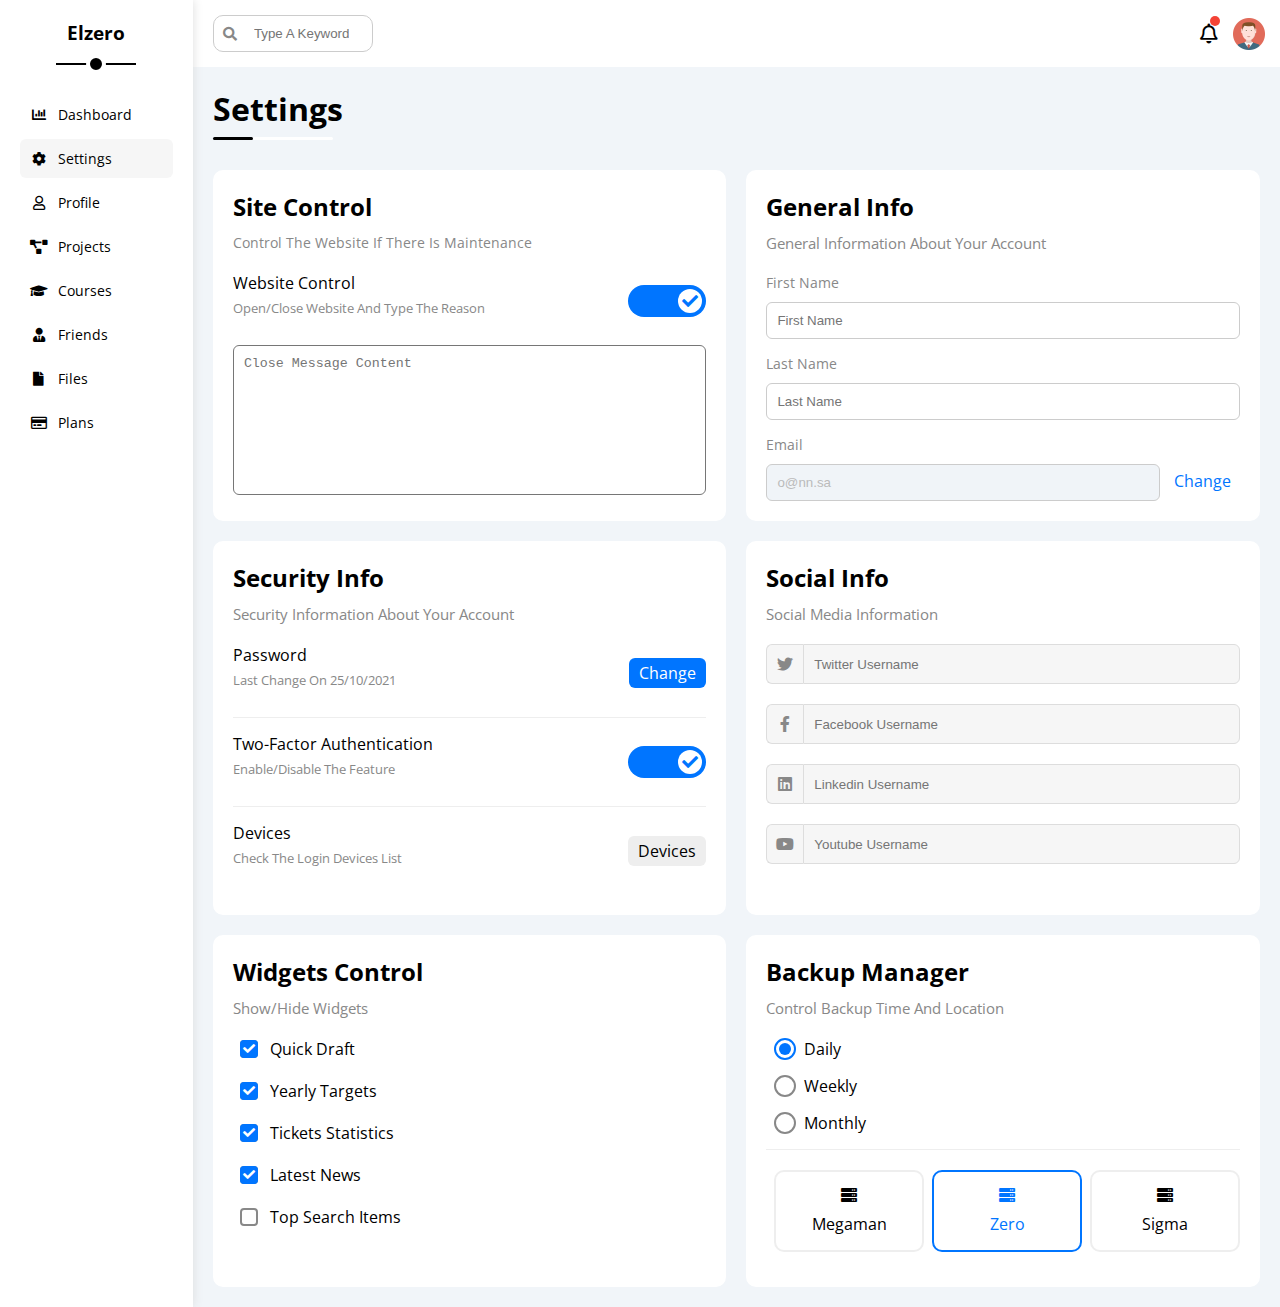
<file: settings.html>
<!DOCTYPE html>
<html lang="en">

<head>
    <meta charset="UTF-8" />
    <meta name="viewport" content="width=device-width, initial-scale=1.0" />
    <title>Settings | Elzero</title>
    <link rel="stylesheet" href="css/all.min.css" />
    <link rel="stylesheet" href="css/framework.css" />
    <link rel="stylesheet" href="css/master.css" />
    <link rel="preconnect" href="https://fonts.googleapis.com" />
    <link rel="preconnect" href="https://fonts.gstatic.com" crossorigin />
    <link href="https://fonts.googleapis.com/css2?family=Open+Sans:wght@300;500&#038;display=swap" rel="stylesheet" />
</head>

<body>
    <div class="page d-flex">
        <div class="sidebar bg-white p-20 p-relative">
            <h3 class="p-relative txt-c mt-0">Elzero</h3>
            <ul>
                <li>
                    <a class="P-relative d-flex align-center fs-14 c-black rad-6 p-10" href="index.html">
                        <i class="fa-solid fa-chart-bar fa-fw"></i>
                        <span>Dashboard</span>
                    </a>
                </li>
                <li>
                    <a class="active d-flex align-center fs-14 c-black rad-6 p-10" href="settings.html">
                        <i class="fa-solid fa-gear fa-fw"></i>
                        <span>Settings</span>
                    </a>
                </li>
                <li>
                    <a class="d-flex align-center fs-14 c-black rad-6 p-10" href="profile.html">
                        <i class="fa-regular fa-user fa-fw"></i>
                        <span>Profile</span>
                    </a>
                </li>
                <li>
                    <a class="d-flex align-center fs-14 c-black rad-6 p-10" href="projects.html">
                        <i class="fa-solid fa-diagram-project fa-fw"></i>
                        <span>Projects</span>
                    </a>
                </li>
                <li>
                    <a class="d-flex align-center fs-14 c-black rad-6 p-10" href="courses.html">
                        <i class="fa-solid fa-graduation-cap fa-fw"></i>
                        <span>Courses</span>
                    </a>
                </li>
                <li>
                    <a class="d-flex align-center fs-14 c-black rad-6 p-10" href="friends.html">
                        <i class="fa-solid fa-user-tie fa-fw"></i>
                        <span>Friends</span>
                    </a>
                </li>
                <li>
                    <a class="d-flex align-center fs-14 c-black rad-6 p-10" href="files.html">
                        <i class="fa-solid fa-file fa-fw"></i>
                        <span>Files</span>
                    </a>
                </li>
                <li>
                    <a class="d-flex align-center fs-14 c-black rad-6 p-10" href="plans.html">
                        <i class="fa-regular fa-credit-card fa-fw"></i>
                        <span>Plans</span>
                    </a>
                </li>
            </ul>
        </div>
        <div class="content w-full">
            <!-- Start Head -->
            <div class="head p-15 bg-white between-flex">
                <div class="search p-relative">
                    <input class="p-10" type="search" placeholder="Type A Keyword" />
                </div>
                <div class="icons d-flex align-center">
                    <span class="notification p-relative"></span>
                    <i class="fa-regular fa-bell fa-lg"></i>
                    <img src="imgs/avatar.png" alt="avatar" />
                </div>
            </div>
            <!-- End Head -->
            <h1 class="p-relative">Settings</h1>
            <!-- Start Settings -->
            <div class="settings-page m-20 gap-20 d-grid">
                <!-- Start Site Control -->
                <div class="bg-white rad-10 p-20 ">
                    <h2 class="mt-0 mb-10">Site Control</h2>
                    <p class="c-grey fs-14 mb-20 mt-0">Control The Website If There Is Maintenance</p>
                    <div class="mb-15 between-flex">
                        <div>
                            <span class="">Website Control</span>
                            <p class="mt-5 mb-0 fs-13 c-grey">Open/Close Website And Type The Reason</p>
                        </div>
                        <div>
                            <label>
                                <input class="toggle-checkbox" type="checkbox" checked>
                                <div class="toggle-switch"></div>
                            </label>
                        </div>
                    </div>
                    <textarea class="close-message p-10 rad-6 d-block w-full"
                        placeholder="Close Message Content"></textarea>
                </div>
                <!-- End Site Control -->
                <!-- Start General Info -->
                <div class="bg-white rad-10 p-20">
                    <h2 class="mt-0 mb-10">General Info</h2>
                    <p class="c-grey fs-15 mt-0 mb-20">General Information About Your Account</p>
                    <div class="mb-15">
                        <label class="c-grey fs-14 d-block mb-10">First Name</label>
                        <input class="w-full p-10 rad-6 d-block border-ccc" type="text" placeholder="First Name">
                    </div>
                    <div class="mb-15">
                        <label class="c-grey fs-14 d-block mb-10">Last Name</label>
                        <input class="w-full p-10 rad-6 d-block border-ccc" type="text" placeholder="Last Name">
                    </div>
                    <label class="c-grey fs-14 d-block mb-10">Email</label>
                    <input class="email b-none border-ccc p-10 rad-6 w-full mr-10 " id="email" type="email"
                        value="o@nn.sa" disabled>
                    <a class="c-blue" href="#">Change</a>
                </div>
                <!-- End General Info -->
                <!-- Start Security Info -->
                <div class="bg-white rad-10 p-20">
                    <h2 class="mt-0 mb-10">Security Info</h2>
                    <p class="c-grey fs-15 mt-0 mb-20">Security Information About Your Account</p>
                    <div class="sec-box mb-15 pb-15 between-flex">
                        <div>
                            <span>Password</span>
                            <p class="c-grey mt-5 mb-0 fs-13">Last Change On 25/10/2021</p>
                        </div>
                        <a class="c-white btn-shape bg-blue button" href="#">Change</a>
                    </div>
                    <div class="sec-box mb-15 pb-15 between-flex">
                        <div>
                            <span>Two-Factor Authentication</span>
                            <p class="c-grey mt-5 mb-0 fs-13">Enable/Disable The Feature</p>
                        </div>
                        <div>
                            <label>
                                <input class="toggle-checkbox" type="checkbox" checked>
                                <div class="toggle-switch"></div>
                            </label>
                        </div>
                    </div>
                    <div class="sec-box mb-15 between-flex">
                        <div>
                            <span>Devices</span>
                            <p class="c-grey mt-5 mb-0 fs-13">Check The Login Devices List</p>
                        </div>
                        <a class="c-black btn-shape bg-eee button" href="#">Devices</a>
                    </div>
                </div>
                <!-- End Security Info -->
                <!-- Start Social Info -->
                <div class="social-boxes bg-white rad-10 p-20">
                    <h2 class="mt-0 mb-10">Social Info</h2>
                    <p class="c-grey fs-15 mt-0 mb-20">Social Media Information</p>
                    <div class="align-center d-flex mb-20">
                        <i class="twitter fa-brands fa-twitter center-flex c-grey"></i>
                        <input class="w-full" type="text" placeholder="Twitter Username">
                    </div>
                    <div class="align-center d-flex mb-20">
                        <i class="facebook fa-brands fa-facebook-f  center-flex c-grey"></i>
                        <input class="w-full" type="text" placeholder="Facebook Username">
                    </div>
                    <div class="align-center d-flex mb-20">
                        <i class="linkedin fa-brands fa-linkedin center-flex c-grey"></i>
                        <input class="w-full" type="text" placeholder="Linkedin Username">
                    </div>
                    <div class="align-center d-flex mb-20">
                        <i class="youtube fa-brands fa-youtube center-flex c-grey"></i>
                        <input class="w-full" type="text" placeholder="Youtube Username">
                    </div>
                </div>
                <!-- End Social Info -->
                <!-- Start Widgets Control -->
                <div class="widgets-control bg-white rad-10 p-20">
                    <h2 class="mt-0 mb-10">Widgets Control</h2>
                    <p class="c-grey fs-15 mt-0 mb-20">Show/Hide Widgets</p>
                    <div class="control d-flex align-center mb-20">
                        <input type="checkbox" id="one" checked>
                        <label class="" for="one">Quick Draft</label>
                    </div>
                    <div class="control d-flex align-center mb-20">
                        <input type="checkbox" id="two" checked>
                        <label class="" for="two">Yearly Targets</label>
                    </div>
                    <div class="control d-flex align-center mb-20">
                        <input type="checkbox" id="three" checked>
                        <label class="" for="three">Tickets Statistics</label>
                    </div>
                    <div class="control d-flex align-center mb-20">
                        <input type="checkbox" id="four" checked>
                        <label class="" for="four">Latest News</label>
                    </div>
                    <div class="control d-flex align-center mb-20">
                        <input type="checkbox" id="five">
                        <label class="" for="five">Top Search Items</label>
                    </div>
                </div>
                <!-- End Widgets Control -->
                <!-- Start Backup Manager -->
                <div class="backup-control bg-white rad-10 p-20">
                    <h2 class="mt-0 mb-10">Backup Manager</h2>
                    <p class="c-grey fs-15 mt-0 mb-20">Control Backup Time And Location</p>
                    <div class="date d-flex align-center mb-15">
                        <input type="radio" name="time" id="daily" checked>
                        <label for="daily">Daily</label>
                    </div>
                    <div class="date d-flex align-center mb-15">
                        <input type="radio" name="time" id="weekly">
                        <label for="weekly">Weekly</label>
                    </div>
                    <div class="date d-flex align-center mb-15">
                        <input type="radio" name="time" id="monthly">
                        <label for="monthly">Monthly</label>
                    </div>
                    <div class="servers d-flex align-center txt-c">
                        <input type="radio" name="servers" id="server-one" />
                        <div class="server mb-15 rad-10 w-full">
                            <label class="d-block m-15" for="server-one">
                                <i class="fa-solid fa-server d-block mb-10"></i>
                                Megaman
                            </label>
                        </div>
                        <input type="radio" name="servers" id="server-two" checked />
                        <div class="server mb-15 rad-10 w-full">
                            <label class="d-block m-15" for="server-two">
                                <i class="fa-solid fa-server d-block mb-10"></i>
                                Zero
                            </label>
                        </div>
                        <input type="radio" name="servers" id="server-three" />
                        <div class="server mb-15 rad-10 w-full">
                            <label class="d-block m-15" for="server-three">
                                <i class="fa-solid fa-server d-block mb-10"></i>
                                Sigma
                            </label>
                        </div>
                    </div>
                </div>
                <!-- End Backup Manager -->
            </div>
        </div>
        <!-- End Settings -->
    </div>
</body>

</html>
</file>
<file: css/framework.css>
:root{
    --blue-color: #0075ff;
    --blue-alt-color: #0d69d5;
    --orange-color: #f59e0b;
    --green-color: #22c55e;
    --red-color: #f44336;
    --grey-color: #888;
}
/* Start Box*/
.d-flex{
    display: flex;
}
.f-wrap{
    flex-wrap: wrap;
}
.align-center{
    align-items: center;
}
.d-grid{
    display: grid;
}
.gap-20{
    gap: 20px;
}
@media (max-width:767px) {
    .block-mobile{
        display: block;
    }
    .hide-mobile{
        display: none;
    }
}
.d-block{
    display: block;
}
/* End Box */
/* Start Padding + Margin */
.p-5{
    padding: 5px;
}
.p-10{
    padding: 10px;
}
.p-15{
    padding: 15px;
}
.p-20{
    padding: 20px;
}
.pt-10{
    padding-top: 10px;
}
.pt-15{
    padding-top: 15px;
}
.pt-20{
    padding-top: 20px;
}
.pb-10{
    padding-bottom: 10px;
}
.pb-15{
    padding-bottom: 15px;
}
.pb-20{
    padding-bottom: 20px;
}
.pl-15{
    padding-left: 15px;
}
.m-0{
    margin: 0;
}
.m-15{
    margin: 15px;
}
.m-20{
    margin: 20px;
}
.mt-0{
    margin-top: 0px;
}
.mt-5{
    margin-top: 5px;
}
.mt-10{
    margin-top: 10px;
}
.mt-15{
    margin-top: 15px;
}
.mt-20{
    margin-top: 20px;
}
.mt-25{
    margin-top: 25px;
}
.mr-10{
    margin-right: 10px;
}
.mr-15{
    margin-right: 15px;
}
.mb-5{
    margin-bottom: 5px;
}
.mb-10{
    margin-bottom: 10px;
}
.mb-15{
    margin-bottom: 15px;
}
.mb-20{
    margin-bottom: 20px;
}
.mb-25{
    margin-bottom: 25px;
}
.ml-5{
    margin-left: 5px;
}
/* End Padding + Margin */
/* Start Color */
.bg-white{
    background-color: white;
}
.bg-eee{
    background-color: #eee;
}
.bg-ccc{
    background-color: #ccc;
}
.bg-blue{
    background-color: var(--blue-color);
}
.bg-orange{
    background-color: var(--orange-color);
}
.bg-green{
    background-color: var(--green-color);
}
.bg-red{
    background-color: var(--red-color);
}
.c-white{
    color: white;
}
.c-black{
    color: black;
}
.c-blue{
    color: var(--blue-color);
}
.c-orange{
    color: var(--orange-color);
}
.c-green{
    color: var(--green-color);
}
.c-red{
    color: var(--red-color);
}
.c-grey{
    color: var(--grey-color);
}
/* End Color */
/* Start Position */
.p-relative{
    position: relative;
}
/* End Position */
/* Start Font */
.txt-c{
    text-align: center;
}
.fs-13{
    font-size: 13px;
}
.fs-14{
    font-size: 14px;
}
.fs-15{
    font-size: 15px;
}
.fs-25{
    font-size: 25px;
}
.fw-bold{
    font-weight: bold;
}
@media (max-width:767px) {
    .txt-c-mobile{
        text-align: center;
    }
}
/* End Font */
/* Start Border */
.b-none{
    border-style: none;
}
.border-ccc{
    border: 1px solid #ccc;
}
.border-eee{
    border: 1px solid #eee;
}
.rad-half{
    border-radius: 50%;
}
.rad-6{
    border-radius: 6px;
}
.rad-10{
    border-radius: 10px;
}
/* End Border */
/* Start Comoponents */
.center-flex{
    display: flex;
    justify-content: center;
    align-items: center;
}
.between-flex{
    display: flex;
    justify-content: space-between;
    align-items: center;
}
.btn-shape{
    padding: 4px 10px;
    border-radius: 6px;
}
/* End Comoponents */
/* Start Width + Height */
.w-fit{
    width: fit-content;
}
.w-full{
    width: 100%;
}
.w-100{
    width: 100px;
}
.h-full{
    height: 100%;
}
.h-100{
    height: 100px;
}
/* End Width + Height */
</file>
<file: css/master.css>
:root {
  --blue-color: #0075ff;
  --blue-alt-color: #0d69d5;
  --orange-color: #f59e0b;
  --green-color: #22c55e;
  --red-color: #f44336;
  --grey-color: #888;
}

* {
  box-sizing: border-box;
}

*:focus {
  outline: none;
}

body {
  font-family: "Open Sans", sans-serif;
  margin: 0;
}

a {
  text-decoration: none;
}

ul {
  padding: 0;
  list-style-type: none;
}

::-webkit-scrollbar {
  width: 15px;
}

::-webkit-scrollbar-track {
  background-color: white;
  box-shadow: 0 0 5px #ddd inset;
}

::-webkit-scrollbar-thumb {
  background-color: var(--blue-color);
}

::-webkit-scrollbar-thumb:hover {
  background-color: var(--blue-alt-color);
}

.page {
  background-color: #f1f5f9;
}

/* Start Sidebar */
.sidebar {
  width: 220px;
  box-shadow: 0 0 10px #ddd;
}

.sidebar > h3 {
  margin-bottom: 50px;
}

.sidebar > h3::before,
.sidebar > h3::after {
  content: "";
  position: absolute;
  background-color: black;
  left: 50%;
  transform: translateX(-50%);
}

.sidebar > h3::before {
  width: 80px;
  height: 2px;
  bottom: -20px;
}

.sidebar > h3::after {
  width: 12px;
  height: 12px;
  border-radius: 50%;
  border: 4px solid white;
  bottom: -29px;
}

.sidebar ul li a {
  transition: 0.3;
  margin-bottom: 5px;
}

.sidebar ul li a.active,
.sidebar ul li a:hover {
  background-color: #f6f6f6;
}

.sidebar ul li span {
  font-size: 14px;
  margin-left: 10px;
}

@media (max-width: 767px) {
  .sidebar {
    width: 58px;
    padding: 10px;
  }

  .sidebar > h3 {
    font-size: 13px;
    margin-bottom: 15px;
  }

  .sidebar > h3::before,
  .sidebar > h3::after {
    display: none;
  }

  .sidebar ul li a span {
    display: none;
  }
}

/* End Sidebar */
/* Start Content */
.content {
  overflow: hidden;
}

.head .search::before {
  font-family: "Font Awesome 5 Free";
  content: "\f002";
  font-weight: 900;
  position: absolute;
  left: 15px;
  top: 50%;
  transform: translateY(-50%);
  font-size: 14px;
  color: var(--grey-color);
}

.head .search input {
  border: 1px solid #ccc;
  margin-left: 5px;
  border-radius: 10px;
  padding-left: 40px;
  width: 160px;
  transition: width 0.3s;
}

.head .search input:focus {
  width: 200px;
}

.head .search input:focus::placeholder {
  opacity: 0;
}

.head .icons .notification::before {
  content: "";
  background-color: var(--red-color);
  width: 10px;
  height: 10px;
  border-radius: 50%;
  position: absolute;
  top: -18px;
  right: -20px;
}

.head .icons img {
  width: 32px;
  height: 32px;
  margin-left: 15px;
}

.page h1 {
  margin: 20px 20px 40px;
}

.page h1::before,
.page h1::after {
  content: "";
  height: 3px;
  position: absolute;
  bottom: -10px;
  border-radius: 10px;
}

.page h1::before {
  background-color: black;
  width: 40px;
  left: 0;
}

.page h1::after {
  background-color: white;
  width: 80px;
  left: 40px;
}

.wrapper {
  grid-template-columns: repeat(auto-fill, minmax(450px, 1fr));
  margin-left: 20px;
  margin-right: 20px;
}

@media (max-width: 767px) {
  .wrapper {
    grid-template-columns: minmax(200px, 1fr);
    margin-left: 10px;
    margin-right: 10px;
    gap: 10px;
  }
}
/* End Content */
/* Start Welcome Wedgit */
.welcome {
  overflow: hidden;
}

.welcome .intro img {
  width: 200px;
  margin-bottom: -10px;
}

.welcome .avatar {
  width: 64px;
  height: 64px;
  border: 2px solid white;
  border-radius: 50%;
  padding: 2px;
  box-shadow: 0 0 5px #ddd;
  margin-left: 20px;
  margin-top: -30px;
}

.welcome .body {
  border-top: 1px solid #eee;
  border-bottom: 1px solid #eee;
}

.welcome .body > div {
  flex: 1;
}

.welcome .visit {
  margin: 0 15px 15px auto;
  transition: 0.3;
}

.welcome .visit:hover {
  background-color: var(--blue-alt-color);
}

@media (max-width: 767px) {
  .welcome .intro {
    padding: 30px;
  }

  .welcome .avatar {
    margin-left: 0;
  }

  .welcome .body > div span {
    margin-top: 0px;
  }

  .welcome .body > div:not(:last-child) {
    margin-bottom: 20px;
  }
}

/* End Welcome Wedgit */
/* Start Quick Draft Widget */
.quick-draft textarea {
  resize: none;
  min-height: 180px;
}

.quick-draft .save {
  margin-left: auto;
  transition: 0.3s;
  cursor: pointer;
}

.quick-draft .save:hover {
  background-color: var(--blue-alt-color);
}

/* End Quick Draft Widget */
/* Start Yearly Targets Widget */
.targets .target-row .icon {
  width: 80px;
  height: 80px;
  margin-right: 15px;
}

.targets .details {
  flex: 1;
}

.targets .details .progress {
  height: 4px;
}

.targets .details .progress > span {
  position: absolute;
  height: 100%;
  left: 0;
  top: 0;
}

.targets .details .progress > span span {
  position: absolute;
  bottom: 16px;
  right: -16px;
  color: white;
  border-radius: 6px;
  padding: 2px 5px;
  font-size: 12px;
}

.targets .details .progress > span span::after {
  content: "";
  border-width: 5px;
  border-style: solid;
  border-color: transparent;
  position: absolute;
  bottom: -10px;
  left: 50%;
  transform: translateX(-50%);
}

.targets .details .progress > .blue span::after {
  border-top-color: var(--blue-color);
}

.targets .details .progress > .orange span::after {
  border-top-color: var(--orange-color);
}

.targets .details .progress > .green span::after {
  border-top-color: var(--green-color);
}

.blue .icon,
.blue .progress {
  background-color: rgb(0 117 255 / 20%);
}

.orange .icon,
.orange .progress {
  background-color: rgb(245 158 11 / 20%);
}

.green .icon,
.green .progress {
  background-color: rgb(34 197 94 / 20%);
}

/* End Yearly Targets Widget */
/* Start Tickets */
.tickets .box {
  border: 1px solid #ccc;
  width: calc(50% - 10px);
}

@media (max-width: 767px) {
  .tickets .box {
    width: 100%;
  }
}

/* End Tickets */
/* Start Latest News */
.latest-news .news-row img {
  width: 100px;
  border-radius: 6px;
  margin-right: 15px;
}
.latest-news .news-row .info {
  flex-grow: 1;
}
.latest-news .news-row .info h3 {
  margin-bottom: 0;
  font-size: 16px;
}
.latest-news .news-row:not(:last-of-type) {
  margin-bottom: 20px;
  padding-bottom: 20px;
  border-bottom: 1px solid #eee;
}

/* End Latest News */
/* Start Latest Tasks */
.tasks .tasks-row:not(:last-of-type){
    margin-bottom: 15px;
    padding-bottom: 15px;
    border-bottom: 1px solid #eee;
}
.tasks .tasks-row i{
    cursor: pointer;
    transition: 0.3s;
}
.tasks .tasks-row i:hover{
    color: var(--red-color);
}
.tasks .done i{
    opacity: 0.5;
}
.tasks .done i:hover{
    color: black;
}
.tasks .done h3,
.tasks .done p {
  text-decoration: line-through;
}
/* End Latest Tasks */
/* Start Latest Uploads */
.latest-uploads ul li:not(:last-child){
    border-bottom: 1px solid #eee;
}
.latest-uploads ul li img {
    width: 40px;
    height: 40px;
  }

/* End Latest Uploads */
/* Start Last Project */
.last-project ul::before{
  content: "";
  background-color: var(--blue-color);
  width: 2px;
  height: 100%;
  position: absolute;
  left: 11px;
}
.last-project ul li::before{
  content: "";
  width: 20px;
  height: 20px;
  border-radius: 50%;
  background-color: white;
  display: block;
  border: 2px solid white;
  outline: 2px solid var(--blue-color);
  margin-right: 15px;
  z-index: 1;
}
.last-project ul li.done::before{
  background-color: var(--blue-color);
}
.last-project ul li.current::before{
  animation: change-color 0.8s infinite alternate;
}
.last-project .launch-icon{
position: absolute;
width: 160px;
right: 0;
bottom: 0;
opacity: 0.1;
}
/* End Last Project */
/* Start Rreminders */
.reminders ul li .key {
  width: 15px;
  height: 15px;
}
.reminders ul li > .blue {
  border-left: 2px solid var(--blue-color);
}
.reminders ul li > .green {
  border-left: 2px solid var(--green-color);
}
.reminders ul li > .orange {
  border-left: 2px solid var(--orange-color);
}
.reminders ul li > .red {
  border-left: 2px solid var(--red-color);
}
/* End Rreminders */
/* Start Latest Post */
.latest-post .avatar{
  width: 48px;
  height: 48px;
}
.latest-post .post-content{
  border-top: 2px solid #eee;
  border-bottom: 2px solid #eee;
  min-height: 140px;
  text-transform: capitalize;
  line-height: 1.8;
}
.latest-post .post-state .love:hover i{
  color: var(--red-color);
  cursor: pointer;
}
.latest-post .post-state .comment:hover i{
  color: var(--blue-color);
  cursor: pointer;
}
/* End Latest Post */
/* Start Social Media Stats */
.social-media .box {
  padding-left: 70px;
}
.social-media .box i{
  position: absolute;
  left: 0;
  top: 0;
  width: 52px;
  transition: 0.3s;
}
.social-media .box i:hover{
  transform: rotate(5deg);
}
.social-media .twitter {
  background-color: rgb(29 161 242 / 20%);
  color: #1da1f2;
}
.social-media .twitter i,
.social-media .twitter a {
  background-color: #1da1f2;
}
.social-media .facebook {
  background-color: rgb(24 119 242 / 20%);
  color: #1877f2;
}
.social-media .facebook i,
.social-media .facebook a {
  background-color: #1877f2;
}
.social-media .youtube {
  background-color: rgb(255 0 0 / 20%);
  color: #ff0000;
}
.social-media .youtube i,
.social-media .youtube a {
  background-color: #ff0000;
}
.social-media .linkedin {
  background-color: rgb(0 119 181 / 20%);
  color: #0077b5;
}
.social-media .linkedin i,
.social-media .linkedin a {
  background-color: #0077b5;
}
/* End Social Media Stats */
/* Start Projects */
.projects .responsive-table {
  overflow-x: auto;
}
.projects table {
  min-width: 1000px;
  border-spacing: 0;
}
.projects thead td{
  background-color: #eee;
  font-weight: bold;
}
.projects tbody td{
  border-bottom: 1px solid #eee;
  border-left: 1px solid #eee;
}
.projects tbody td:last-child{
  border-right: 1px solid #eee;
}
.projects tbody tr:hover td{
  background-color: #faf7f7;
}
.projects table td {
  padding: 15px;
  transition: 0.3s;
}
.projects table img{
  width: 32px;
  height: 32px;
  border-radius: 50%;
  background-color: white;
  padding: 2px;
}
.projects table img:not(:first-child){
  margin-left: -20px;
}
.projects table .label {
  font-size: 13px;
}
/* End Projects */
/* Start Settings */
/* Start Site Control */
.settings-page{
  grid-template-columns: repeat(auto-fill , minmax(500px , 1fr));
}
@media (max-width: 767px) {
  .settings-page{
    grid-template-columns: minmax(100px , 1fr);
  }
}
.settings-page .close-message{
  resize: none;
  min-height: 150px;
  border-radius: 1px solid #ccc;
}
/* End Site Control */
/* Start General Info */
.settings-page .email {
  width: calc(100% - 80px);
}
/* End General Info */
/* Start Security Info */
.settings-page .sec-box:not(:last-of-type){
  border-bottom: 1px solid #eee;
}
.settings-page .sec-box .button:hover{
  background-color: var(--blue-alt-color);
}
.settings-page .sec-box .button{
  transition: 0.3s;
}
/* End Security Info */
/* Start Social Info */
.settings-page .social-boxes i{
  background-color: #f6f6f6;
  width: 40px;
  height: 40px;
  border: 1px solid #ddd;
  border-right: none;
  border-radius: 6px 0 0 6px;
  transition: 0.3s;
}
.settings-page .social-boxes input{
  border: 1px solid #ddd;
  background-color: #f6f6f6;
  height: 40px;
  padding-left: 10px;
  border-radius: 0 6px 6px 0;
}
.settings-page .social-boxes > div:focus-within .twitter{
  color: #1da1f2;
}
.settings-page .social-boxes > div:focus-within .facebook{
  color: #1877f2;
}
.settings-page .social-boxes > div:focus-within .linkedin{
  color: #0077b5;
}
.settings-page .social-boxes > div:focus-within .youtube{
  color: #ff0000;
}
/* End Social Info */
/* Start Widgets Control */
.widgets-control .control input[type="checkbox"]{
  -webkit-appearance: none;
  appearance: none;
}
.widgets-control .control label{
  padding-left: 30px;
  cursor: pointer;
  position: relative;
}
.widgets-control .control label::before,
.widgets-control .control label::after{
  position: absolute;
  left: 0;
  top: 50%;
  margin-top: -9px;
  border-radius: 4px;
}
.widgets-control .control label::before{
  content: "";
  width: 14px;
  height: 14px;
  background-color: white;
  border: 2px solid var(--grey-color);
}
.widgets-control .control label:hover::before{
  border-color: var(--blue-alt-color);
}
.widgets-control .control label::after{
  font-family: "Font Awesome 5 Free";
  content: "\f00c";
  font-weight: 900;
  background-color: var(--blue-color);
  color: white;
  font-size: 12px;
  width: 18px;
  height: 18px;
  display: flex;
  justify-content: center;
  align-items: center;
  transform: scale(0) rotate(360deg);
  transition: 0.3s;
}
.widgets-control .control input[type="checkbox"]:checked + label::after {
  transform: scale(1);
}
/* End Widgets Control */
/* Start Backup Manager */
.backup-control input[type="radio"]{
  -webkit-appearance: none;
  appearance: none;
}
.backup-control .date label{
  padding-left: 30px;
  cursor: pointer;
  position: relative;
}
.backup-control .date label::before,
.backup-control .date label::after{
  content: "";
  position: absolute;
  border-radius: 50%;
}
.backup-control .date label::before{
  width: 18px;
  height: 18px;
  background-color: white;
  border: 2px solid var(--grey-color); 
  top: 50%;
  left: 0;
  margin-top: -11px;
}
.backup-control .date label:hover::before{
  border-color: var(--blue-color);
} 
.backup-control .date input[type="radio"]:checked + label::before{
  border-color: var(--blue-color);
}
.backup-control .date label::after{
  width: 12px;
  height: 12px;
  background-color: var(--blue-color);
  left: 5px;
  top: 5px;
  transition: 0.3s;
  transform: scale(0);
}
.backup-control .date input[type="radio"]:checked + label::after{
  transform: scale(1);
}
.backup-control .servers{
border-top: 1px solid #eee;
padding-top: 20px;
}
@media (max-width:767px) {
  .backup-control .servers{
    flex-wrap: wrap;
  }
}
.backup-control .servers .server{
  border: 2px solid #eee;
  position: relative;
}
.backup-control .servers .server label{
  cursor: pointer;
  transition: 0.3s;
}
.backup-control .servers input[type="radio"]:checked + .server{ 
  color: var(--blue-color);
  border-color: var(--blue-color);
}
/* End Backup Manager */
.toggle-checkbox{
  -webkit-appearance: none;
  appearance: none;
  display: none;
}
.toggle-switch{
  background-color: #ccc;
  width: 78px;
  height: 32px;
  border-radius: 16px;
  position: relative;
  transition: 0.3s;
  cursor: pointer;
}
.toggle-switch::before{
  font-family: "Font Awesome 5 Free";
  content: "\f00d";
  font-weight: 900;
  background-color: white;
  color: #ccc;
  border-radius: 50%;
  width: 24px;
  height: 24px;
  display: flex;
  justify-content: center;
  align-items: center;
  position: absolute;
  top: 4px;
  left: 4px;
  transition: 0.3s;
}
.toggle-checkbox:checked + .toggle-switch{
background-color: var(--blue-color);
}
.toggle-checkbox:checked + .toggle-switch::before{
  content: "\f00c";
  color: var(--blue-color);
  left: 50px;  
  transition: 0.3s;
  }
  .settings-page :disabled {
    cursor: no-drop;
    background-color: #f0f4f8;
    color: #bbb;
  }    
/* End Settings */
/* Start Profile */
@media (max-width:767px) {
  .profile-page .overview{
    flex-direction: column;
  }  
}
.profile-page .avatar-box{
  width: 300px;
}
@media (min-width:768px) {
  .profile-page .avatar-box{
    border-right: 1px solid #eee;
  }
}
.profile-page .avatar-box > img{
  width: 120px;
  height: 120px;
}
.profile-page .avatar-box .level{
  height: 6px;
  overflow: hidden;
  width: 70%;
  margin: auto;
}
.profile-page .avatar-box .level span{
  position: absolute;
  background-color: var(--blue-color);
  left: 0;
  top: 0;
  height: 100%;
}
.profile-page .info-box .box{
  flex-wrap: wrap;
  border-bottom: 1px solid #eee;
  transition: 0.3s;
}
.profile-page .info-box .box:hover{
  background-color: #f9f9f9;
}
.profile-page .info-box .box > div{
  min-width: 250px;
  padding: 10px 0 0;
}
.profile-page .info-box .box > h4{
  font-weight: normal;
}
@media (max-width:767px) {
  .profile-page .info-box {
    border-top: 1px solid #eee;
  }
  .profile-page .info-box .box ,
  .profile-page .info-box .box label{
    display: flex;
    justify-content: center;
  }  
}
.profile-page .other-data .skills-card{
  flex-grow: 1;
}
.profile-page .other-data .skills-card ul li{
  padding: 15px 0;
}
.profile-page .other-data .skills-card ul li:not(:last-child){
  border-bottom: 1px solid #eee;
}
.profile-page .other-data .skills-card ul li span{
  background-color: #eee;
  border-radius: 6px;
  font-size: 14px;
  display: inline-flex;
  padding: 4px 10px;
}
.profile-page .skills-card ul li span{
  margin-right: 5px;
}
@media (max-width: 767px) {
  .profile-page .other-data {
    flex-direction: column;
  }
}
.profile-page .other-data .activities{
  flex-grow: 2;
}
.profile-page .activity:not(:last-of-type) {
  border-bottom: 1px solid #eee;
  padding-bottom: 20px;
  margin-bottom: 20px;
}
.activities .activity > img{
  height: 64px;
  width: 64px;
  margin-right: 10px;
  border-radius: 50%;
}
@media (min-width:786px) {
  .activities .activity .date{
    margin-left: auto;
    text-align: right;
  }
}
@media (max-width:767px) {
  .profile-page .activity {
    flex-direction: column;
  }
  .activities .activity img{
    margin-right: 0;
    margin-bottom: 15px;
  }
  .profile-page .activity .date {
    margin-top: 15px;
  }
}
/* End Profile */
/* Start Projects */
.projects-page {
  grid-template-columns: repeat(auto-fill, minmax(500px, 1fr));
  gap: 20px;
}
@media (max-width: 767px) {
  .projects-page {
    grid-template-columns: minmax(200px, 1fr);
    margin-left: 10px;
    margin-right: 10px;
    gap: 10px;
  }
}
.projects-page .project .date {
  position: absolute;
  right: 10px;
  top: 10px;
}
.projects-page .project h4 {
  font-weight: normal;
}
.projects-page .project .team {
  position: relative;
  min-height: 80px;
}
.projects-page .project .team a {
  position: absolute;
  left: 0;
  bottom: 0;
}
.projects-page .project .team a:nth-child(2) {
  left: 25px;
}
.projects-page .project .team a:nth-child(3) {
  left: 50px;
}
.projects-page .project .team a:nth-child(4) {
  left: 75px;
}
.projects-page .project .team a:nth-child(5) {
  left: 100px;
}
.projects-page .project .team a:hover {
  z-index: 1000;
}
.projects-page .project .team img {
  width: 40px;
  height: 40px;
  border-radius: 50%;
  border: 2px solid white;
}
.projects-page .project .do {
  justify-content: flex-end;
  border-top: 1px solid #eee;
  padding-top: 15px;
  margin-top: 15px;
}
@media (max-width: 767px) {
  .projects-page .project .do {
    flex-direction: column;
  }
}
.projects-page .project .do span {
  padding: 3px 8px;
  margin-left: 5px;
  width: fit-content;
}
@media (max-width: 767px) {
  .projects-page .project .do span:not(:last-child) {
    margin-bottom: 15px;
  }
}
.projects-page .project .info {
  border-top: 1px solid #eee;
  margin-top: 15px;
  padding-top: 15px;
}
@media (max-width: 767px) {
  .projects-page .project .info {
    flex-direction: column;
  }
}
.projects-page .project .info .prog{
  width: 260px;
  height: 8px;
  position: relative;
  border-radius: 6px;
}
@media (max-width: 767px) {
  .projects-page .project .info .prog{
    max-width: 2000px;
  }
  .projects-page .project .prog {
    margin-bottom: 15px;
  }
}
.projects-page .project .prog span{
  position: absolute;
  left: 0;
  top: 0;
  height: 100%;
  border-radius: 6px;
}
/* End Projects */
/* Start Courses */
.courses-page{
grid-template-columns: repeat(auto-fill , minmax(300px , 1fr));
}
@media (max-width: 767px) {
  .courses-page {
    grid-template-columns: minmax(200px, 1fr);
    margin-left: 10px;
    margin-right: 10px;
    gap: 10px;
  }
}
.courses-page .course{
  border-radius: 6px;
  overflow: hidden;
}
.courses-page .course .cover{
  width: 100%;
}
.courses-page .course .instructor{
  width: 64px;
  height: 64px;
  border-radius: 50%;
  border: 2px solid white;
  position: absolute;
  top: 20px;
  left: 20px;
}  
.courses-page .course .description{
  line-height: 1.6;
  padding-bottom: 10px;
} 
.courses-page .course .info{
  border-top: 1px solid #eee;
}
.courses-page .course .info .title{
  position: absolute;
  top: -13px;
  left: 50%;
  transform: translatex(-50%)
} 
.courses-page .course .info .title:hover{
  background-color: var(--blue-alt-color);
  cursor: pointer;
} 
/* End Courses */
/* Start Friends */
.friends-page {
  grid-template-columns: repeat(auto-fill , minmax(300px , 1fr));
}
@media (max-width: 767px) {
  .friends-page {
    grid-template-columns: minmax(200px, 1fr);
    margin-left: 10px;
    margin-right: 10px;
    gap: 10px;
  }
}
.friends-page .contact{
  position: absolute;
  left: 10px;
  top: 10px;
}
.friends-page .contact i{
  background-color: #eee;
  color: #666;
  border-radius: 50%;
  font-size: 13px;
  padding: 10px;
  cursor: pointer;
}
.friends-page .contact i:hover{
  background-color: var(--blue-color);
  color: white;
  transition: 0.3s;
}
.friends-page .friend:hover img {
  scale: 1.3;
  transition: 0.3s;
}
.friends-page .friend .icons {
  border-top: 1px solid #eee;
  border-bottom: 1px solid #eee;
  margin-top: 15px;
  margin-bottom: 15px;
  padding-top: 15px;
  padding-bottom: 15px;
}
.friends-page .friend .icons i {
  margin-right: 5px;
}
.friends-page .friend .icons .vip{
  position: absolute;
  top:50%;
  right: 0;
  transform: translateY(-50%);
  font-size: 40px;
  opacity: 0.2;
}
/* End Friends */
/* Start Files */
.files-page {
  flex-direction: row-reverse;
  align-items: flex-start;
}
@media (max-width: 767px) {
  .files-page {
    flex-direction: column;
    align-items: normal;
  }
}
.files-page .files-stats {
  min-width: 260px;
}
.files-page .files-stats .box:hover{
  background-color: #f6f6f6;
}
.files-page .files-stats .icon{
  margin-right: 10px;
  width: 40px;
  height: 40px;
}
.files-page .files-stats .blue{
  background-color: rgb(0 117 255 / 20%);
}
.files-page .files-stats .green {
  background-color: rgb(34 197 94 / 20%);
}
.files-page .files-stats .red {
  background-color: rgb(244 67 54 / 20%);
}
.files-page .files-stats .orange {
  background-color: rgb(245 158 11 / 20%);
}
.files-page .files-stats .size{
  margin-left: auto;
}
.files-page .files-stats .upload{
  margin: 15px auto 0;
  padding: 10px 15px;
  transition: 0.3s;
}
.files-page .files-stats .upload:hover{
  background-color: var(--blue-alt-color);
}
.files-page .files-stats .upload:hover i{
  animation: go-up 0.8s infinite;
}
.files-page .files-content {
  flex: 1;
  grid-template-columns: repeat(auto-fill, minmax(200px, 1fr));
}
.files-page .files-content img {
  width: 64px;
  height: 64px;
  transition: 0.3s;
}
.files-page .files-content .file:hover img {
  transform: rotate(5deg);
  scale: 1.5;
}
.files-content .file .info{
  border-top: 1px solid #eee;
}
.files-content .file:hover .info{
  background-color: #f6f6f6;
  border-radius: 4px;
}
.files-content .file:hover i{
  color: var(--blue-color);
  cursor: pointer;
}
/* End Files *
/* Start Plans */
.plans-page {
  grid-template-columns: repeat(auto-fill , minmax(450px , 1fr));
}
@media (max-width: 767px) {
  .plans-page {
    grid-template-columns: minmax(250px, 1fr);
    margin-left: 10px;
    margin-right: 10px;
    gap: 10px;
  }
  .plans-page .plan a{
    margin: auto;
  }
}
.plans-page .plan .top{
  border: 3px solid white;
  outline: 3px solid transparent;
}
.plans-page .plan.green .top{
  outline-color: var(--green-color);
}
.plans-page .plan.blue .top{
  outline-color: var(--blue-color);
}
.plans-page .plan.orange .top{
  outline-color: var(--orange-color);
}
.plans-page .plan .top .price{
  position: relative;
  font-size: 40px;
  width: fit-content;
  margin: auto;
}
.plans-page .plan .top .price>span{
  position: absolute;
  top: 0;
  left: -20px;
  font-size: 25px;
}
.plans-page .plan ul li:hover{
  background-color: #f6f6f6;
}
.plans-page .plan ul li{
  padding: 15px 0;
  align-items: center;
  font-size: 15px;
  border-bottom: 1px solid #eee;
  display: flex;
  transition: 0.3s;
}
.plans-page .plan ul li i:first-child{
  margin-right: 10px;
  font-size: 18;
}
.plans-page .plan .yes{
color: var(--green-color);
}
.plans-page .plan ul li .help{
  color: var(--grey-color);
  margin-left: auto;
  cursor: pointer;
  }
.plans-page .plan i:not(.yes , .help){
color: var(--red-color);
}
/* End Plans */
/* Start Animation */
@keyframes change-color {
  from{
    background-color: var(--blue-color);
  }
  to{
background-color: white;
  }
}
@keyframes go-up {
  0%,100%{
    transform: translateY(0);
  }
  50%{
    transform: translateY(-5px);
  }
}
/* End Animation */
</file>
